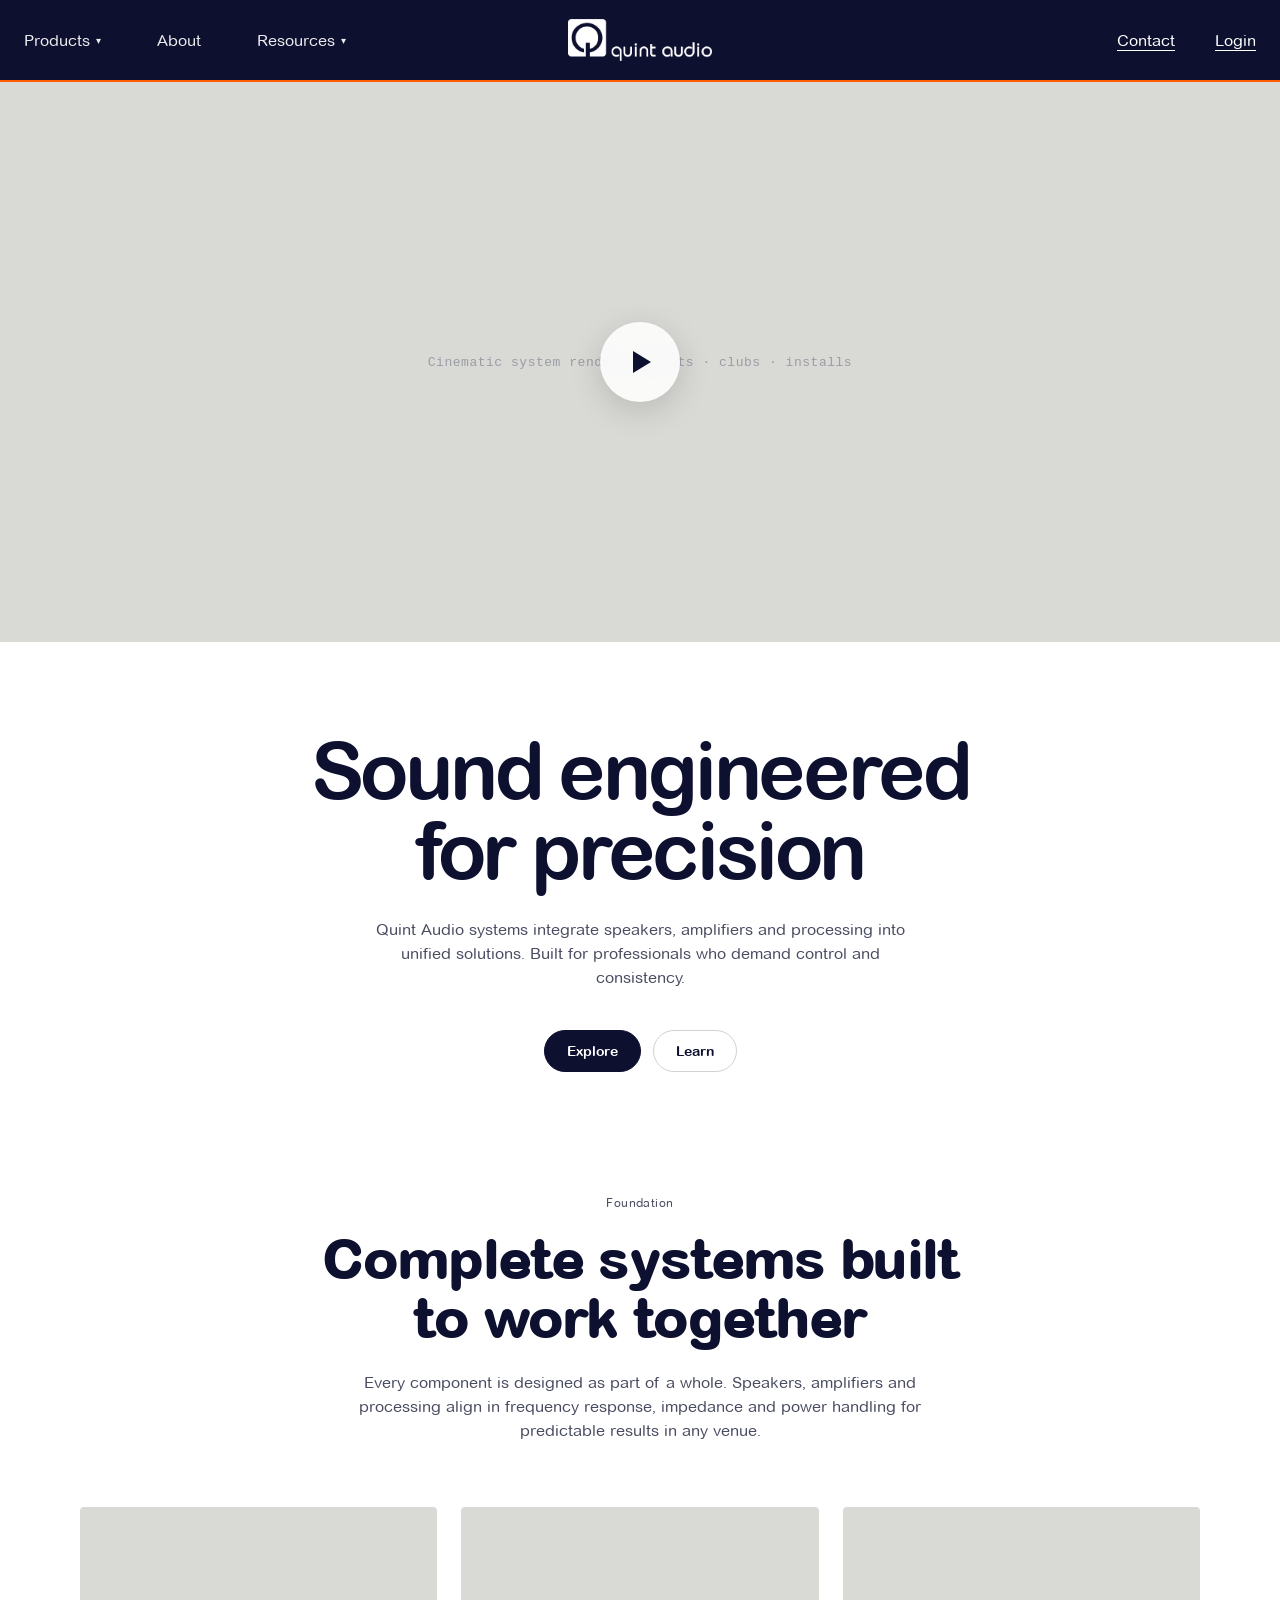
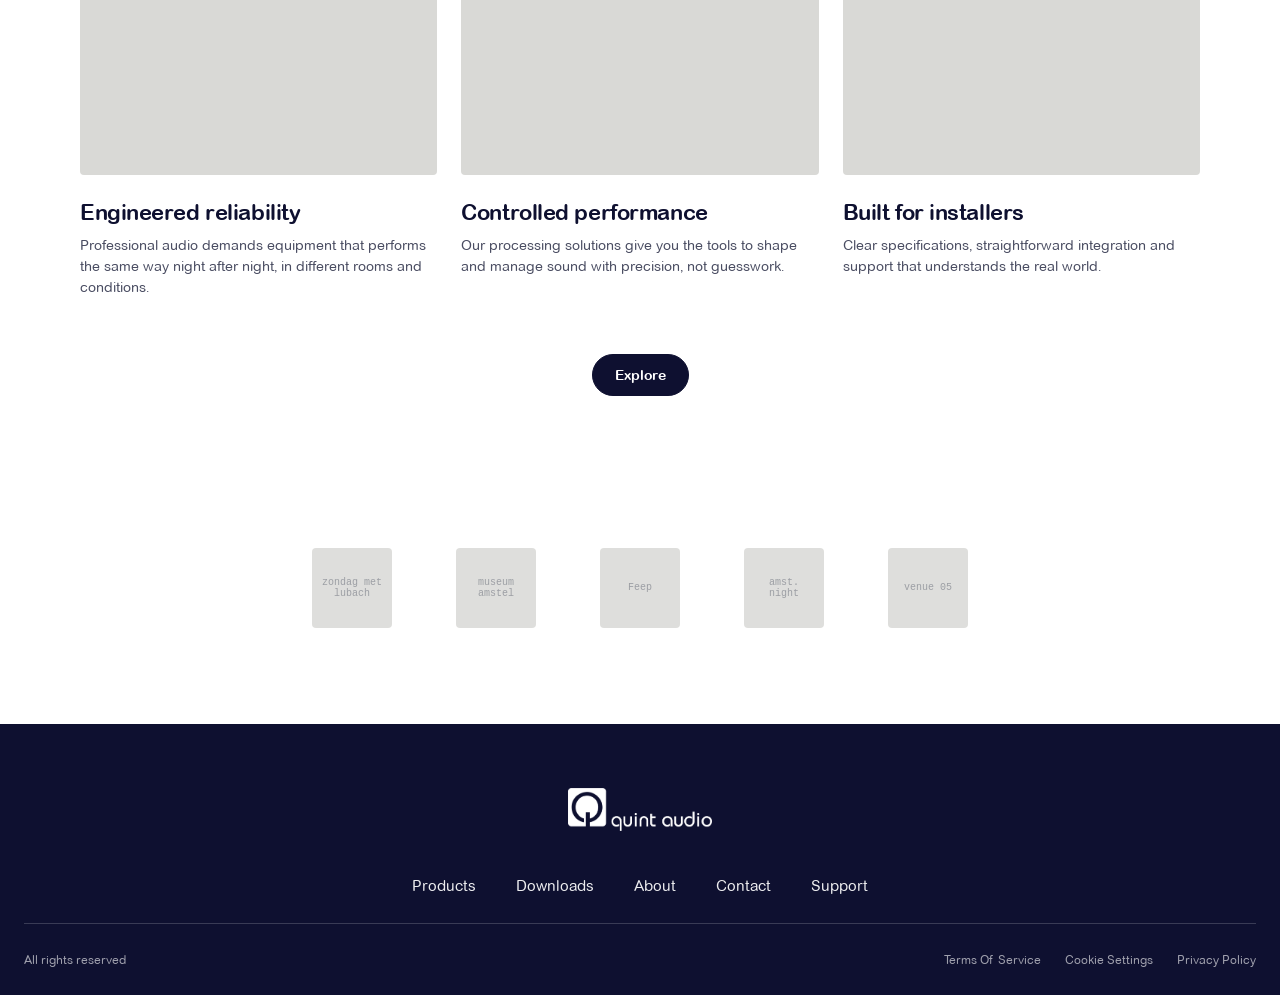
<file: index.html>
<!doctype html>
<html lang="en">
<head>
<meta charset="utf-8" />
<title>Quint Audio — Sound engineered for precision</title>
<meta name="viewport" content="width=device-width, initial-scale=1" />
<link rel="stylesheet" href="quint.css" />
</head>
<body>

<!-- ============================ NAVBAR ============================ -->
<header class="q-nav">
  <div class="q-nav-bar">
    <nav class="q-nav-left">
      <span class="q-nav-item" data-menu="Products"><a class="qnav-label" href="producten.html">Products</a><span class="q-nav-caret">▾</span></span>
      <span class="q-nav-item"><span class="qnav-label">About</span></span>
      <span class="q-nav-item" data-menu="Resources"><span class="qnav-label">Resources</span><span class="q-nav-caret">▾</span></span>
    </nav>
    <a class="q-nav-logo" href="index.html"><img src="assets/quintlogo-white-wordmark.png" alt="Quint Audio" /></a>
    <div class="q-nav-right"><a>Contact</a><a>Login</a></div>
  </div>
  <div class="q-nav-hair"></div>
  <div class="q-nav-drop">
    <div class="q-nav-drop-inner">
      <div class="q-nav-drop-group" data-group="Products">
        <a class="qd-card" href="producten.html"><div class="qd-thumb"></div><div class="qd-label">Loudspeakers</div></a>
        <a class="qd-card" href="producten.html#electronics"><div class="qd-thumb"></div><div class="qd-label">Electronics</div></a>
      </div>
      <div class="q-nav-drop-group" data-group="Resources">
        <a class="qd-card" data-static><div class="qd-thumb"></div><div class="qd-label">Downloads</div></a>
        <a class="qd-card" data-static><div class="qd-thumb"></div><div class="qd-label">Manuals</div></a>
        <a class="qd-card" data-static><div class="qd-thumb"></div><div class="qd-label">Presets</div></a>
        <a class="qd-card" data-static><div class="qd-thumb"></div><div class="qd-label">Line Array Calculator</div></a>
        <a class="qd-card" data-static><div class="qd-thumb"></div><div class="qd-label">Software</div></a>
        <a class="qd-card" data-static><div class="qd-thumb"></div><div class="qd-label">Support</div></a>
      </div>
    </div>
  </div>
</header>

<!-- ============================ HOMEPAGE ============================ -->
<main>
  <!-- Hero visual -->
  <div class="home-hero">
    <span class="home-hero-cap">Cinematic system render — events · clubs · installs</span>
    <button class="home-play" type="button" aria-label="Play"><span class="home-play-tri"></span></button>
  </div>

  <!-- Hero copy -->
  <section class="home-copy">
    <h1>Sound engineered<br />for precision</h1>
    <p>Quint Audio systems integrate speakers, amplifiers and processing into unified solutions. Built for professionals who demand control and consistency.</p>
    <div class="home-cta">
      <a class="qbtn qbtn--navy qbtn--pill" href="producten.html">Explore</a>
      <button class="qbtn qbtn--ghost qbtn--pill" type="button">Learn</button>
    </div>
  </section>

  <!-- Foundation -->
  <section class="home-foundation">
    <span class="q-eyebrow q-eyebrow--muted">Foundation</span>
    <h2>Complete systems built<br />to work together</h2>
    <p>Every component is designed as part of a whole. Speakers, amplifiers and processing align in frequency response, impedance and power handling for predictable results in any venue.</p>
    <div class="home-features">
      <div class="feature">
        <div class="q-ph"></div>
        <h3>Engineered reliability</h3>
        <p>Professional audio demands equipment that performs the same way night after night, in different rooms and conditions.</p>
      </div>
      <div class="feature">
        <div class="q-ph"></div>
        <h3>Controlled performance</h3>
        <p>Our processing solutions give you the tools to shape and manage sound with precision, not guesswork.</p>
      </div>
      <div class="feature">
        <div class="q-ph"></div>
        <h3>Built for installers</h3>
        <p>Clear specifications, straightforward integration and support that understands the real world.</p>
      </div>
    </div>
    <div class="home-foundation-cta">
      <a class="qbtn qbtn--navy qbtn--pill" href="producten.html">Explore</a>
    </div>
  </section>

  <!-- Client logos -->
  <section class="home-clients">
    <div class="home-client">zondag met lubach</div>
    <div class="home-client">museum amstel</div>
    <div class="home-client">Feep</div>
    <div class="home-client">amst. night</div>
    <div class="home-client">venue 05</div>
  </section>
</main>

<!-- ============================ FOOTER ============================ -->
<footer class="q-footer">
  <a href="index.html"><img class="q-footer-logo" src="assets/quintlogo-white-wordmark.png" alt="Quint Audio" /></a>
  <nav class="q-footer-links">
    <a href="producten.html">Products</a>
    <a>Downloads</a>
    <a>About</a>
    <a>Contact</a>
    <a>Support</a>
  </nav>
  <div class="q-footer-rule"></div>
  <div class="q-footer-legal">
    <span>All rights reserved</span>
    <div class="q-footer-legal-right"><span>Terms Of Service</span><span>Cookie Settings</span><span>Privacy Policy</span></div>
  </div>
</footer>

<!-- ============================ VIDEO MODAL ============================ -->
<div class="q-modal">
  <div class="q-modal-video">
    <button class="q-modal-close" type="button" aria-label="Close">×</button>
    <span>[ system reel · drop video here ]</span>
  </div>
</div>

<!-- ============================ COMPARE TRAY + MODAL ============================ -->
<div class="compare-tray">
  <div class="compare-tray-left">
    <span class="compare-tray-count">Compare · 0/4</span>
    <div class="compare-tray-chips"></div>
  </div>
  <div class="compare-tray-right">
    <button class="compare-tray-clear" type="button">Clear</button>
    <button class="compare-tray-open" type="button" disabled>Add another to compare</button>
  </div>
</div>
<div class="compare-modal">
  <div class="compare-modal-card">
    <div class="compare-modal-head">
      <div>
        <span class="q-eyebrow">Compare</span>
        <h2>0 products side by side</h2>
      </div>
      <div class="compare-modal-actions">
        <button class="compare-print" type="button"><span aria-hidden="true">⎙</span> Print / PDF</button>
        <button class="compare-clear-all" type="button">Clear all</button>
        <button class="compare-modal-close" type="button" aria-label="Close">×</button>
      </div>
    </div>
    <div class="compare-modal-scroll">
      <div class="compare-table"></div>
    </div>
    <div class="compare-addmore"></div>
  </div>
</div>

<script src="quint.js"></script>
</body>
</html>
</file>
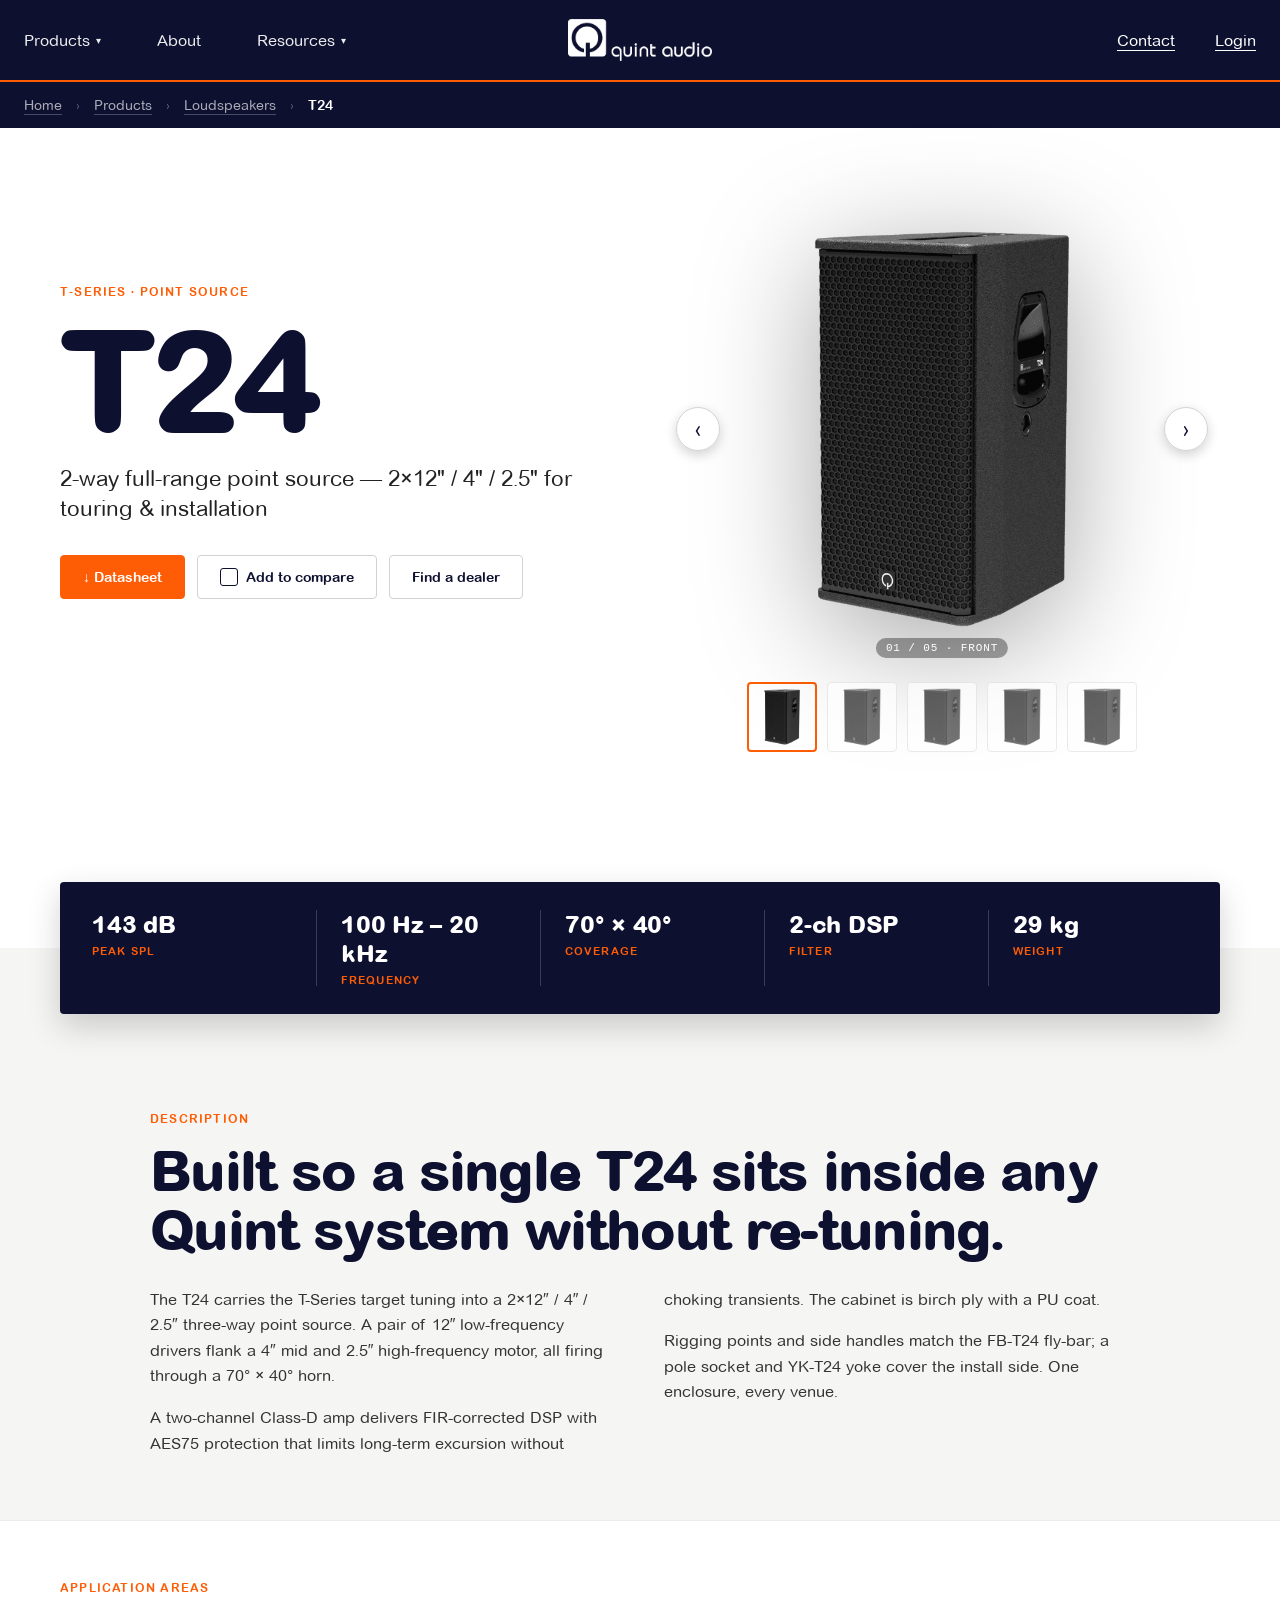
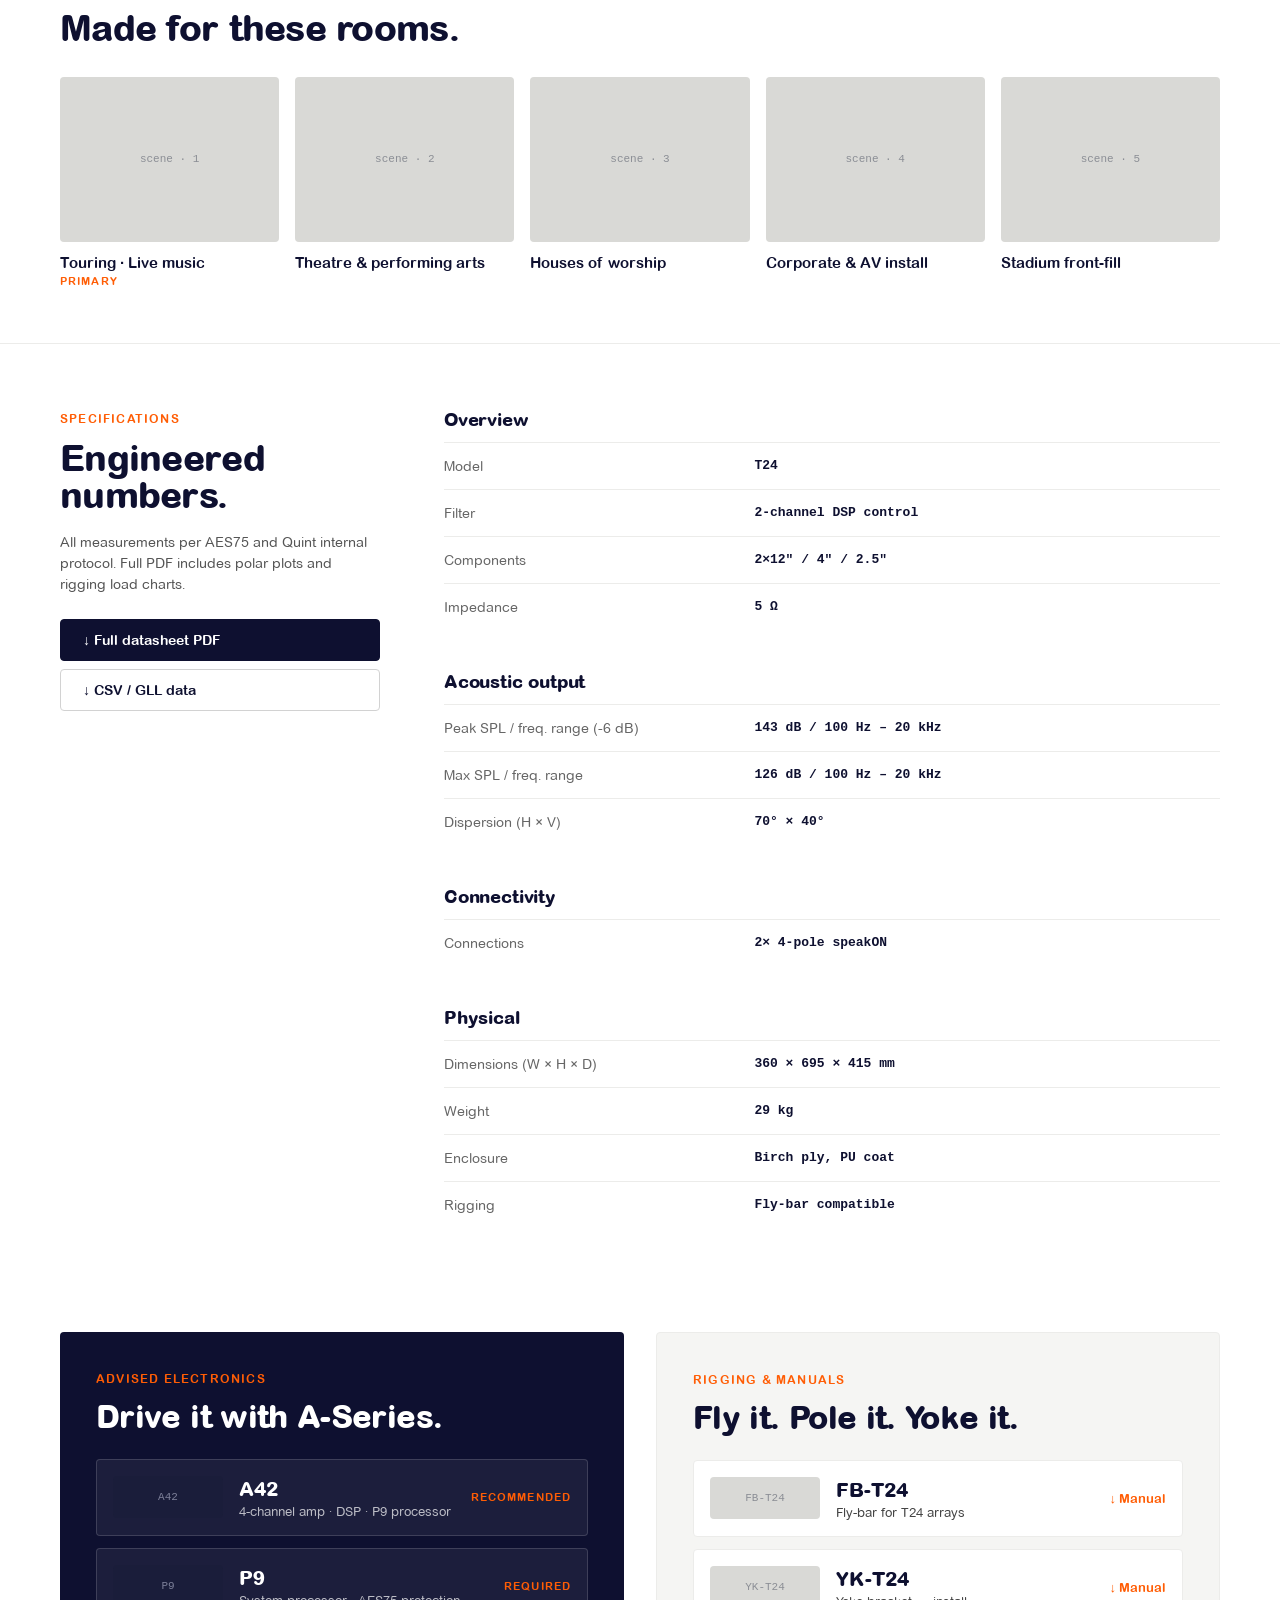
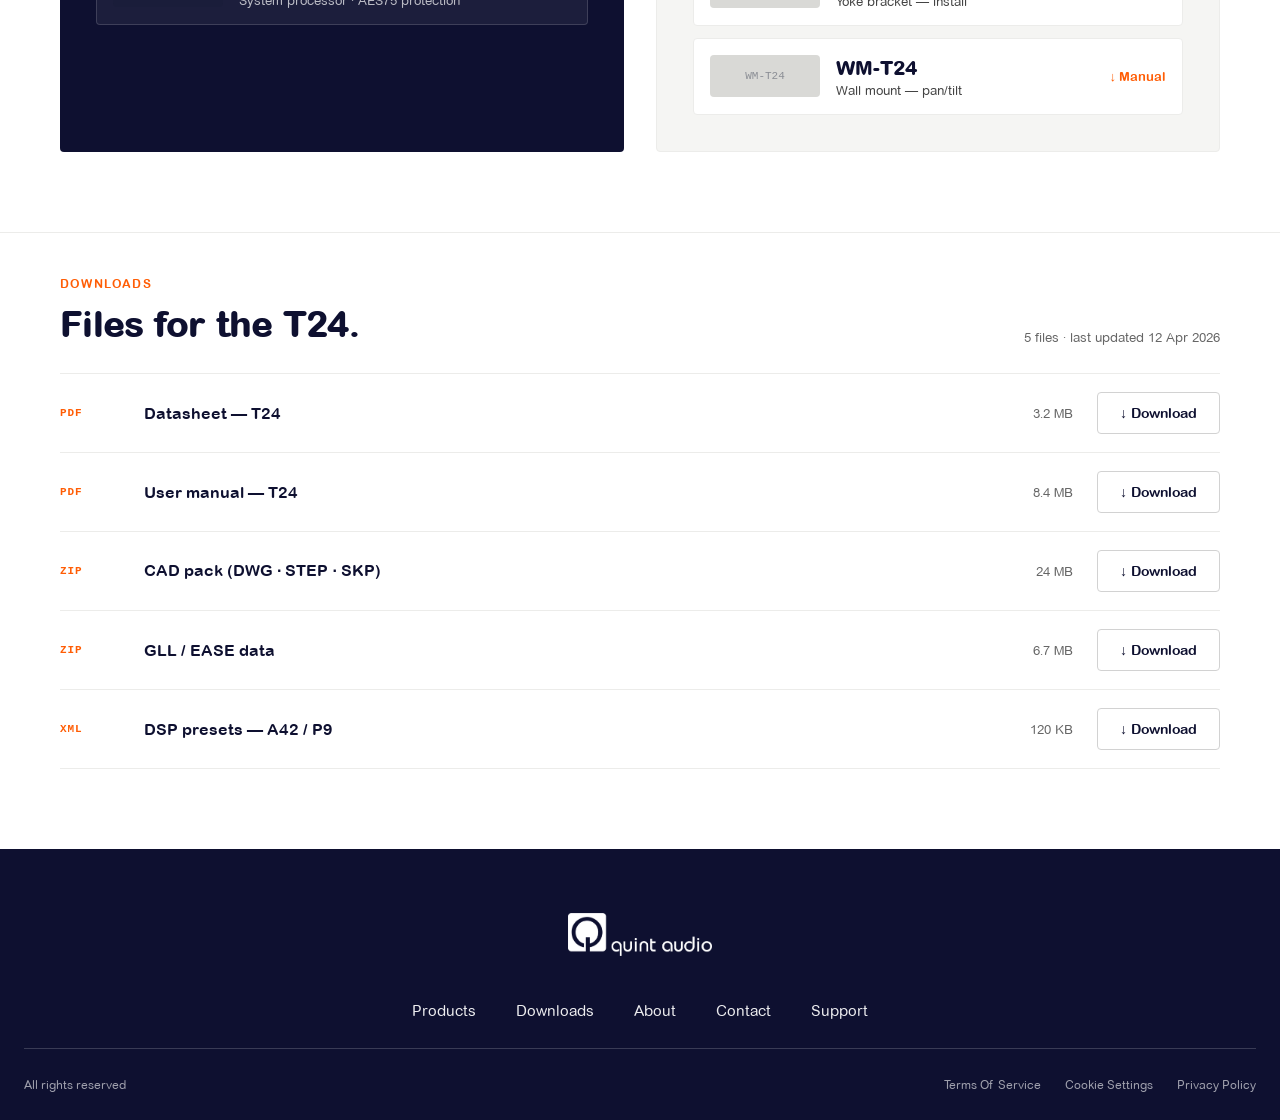
<file: product-t24.html>
<!doctype html>
<html lang="en">
<head>
<meta charset="utf-8" />
<title>Quint Audio — T24</title>
<meta name="viewport" content="width=device-width, initial-scale=1" />
<link rel="stylesheet" href="quint.css" />
</head>
<body>

<!-- ============================ NAVBAR ============================ -->
<header class="q-nav">
  <div class="q-nav-bar">
    <nav class="q-nav-left">
      <span class="q-nav-item" data-menu="Products"><a class="qnav-label" href="producten.html">Products</a><span class="q-nav-caret">▾</span></span>
      <span class="q-nav-item"><span class="qnav-label">About</span></span>
      <span class="q-nav-item" data-menu="Resources"><span class="qnav-label">Resources</span><span class="q-nav-caret">▾</span></span>
    </nav>
    <a class="q-nav-logo" href="index.html"><img src="assets/quintlogo-white-wordmark.png" alt="Quint Audio" /></a>
    <div class="q-nav-right"><a>Contact</a><a>Login</a></div>
  </div>
  <div class="q-nav-hair"></div>
  <div class="q-nav-drop">
    <div class="q-nav-drop-inner">
      <div class="q-nav-drop-group" data-group="Products">
        <a class="qd-card" href="producten.html"><div class="qd-thumb"></div><div class="qd-label">Loudspeakers</div></a>
        <a class="qd-card" href="producten.html#electronics"><div class="qd-thumb"></div><div class="qd-label">Electronics</div></a>
      </div>
      <div class="q-nav-drop-group" data-group="Resources">
        <a class="qd-card" data-static><div class="qd-thumb"></div><div class="qd-label">Downloads</div></a>
        <a class="qd-card" data-static><div class="qd-thumb"></div><div class="qd-label">Manuals</div></a>
        <a class="qd-card" data-static><div class="qd-thumb"></div><div class="qd-label">Presets</div></a>
        <a class="qd-card" data-static><div class="qd-thumb"></div><div class="qd-label">Line Array Calculator</div></a>
        <a class="qd-card" data-static><div class="qd-thumb"></div><div class="qd-label">Software</div></a>
        <a class="qd-card" data-static><div class="qd-thumb"></div><div class="qd-label">Support</div></a>
      </div>
    </div>
  </div>
</header>

<main class="prod">
  <div class="q-crumb">
    <a href="index.html">Home</a><span class="q-crumb-sep">›</span>
    <a href="producten.html">Products</a><span class="q-crumb-sep">›</span>
    <a href="producten.html">Loudspeakers</a><span class="q-crumb-sep">›</span>
    <span class="is-current">T24</span>
  </div>

  <!-- HERO -->
  <section class="prod-hero">
    <div class="prod-hero-grid">
      <div class="prod-hero-copy">
        <span class="q-eyebrow">T-Series · Point source</span>
        <h1>T24</h1>
        <p class="tagline">2-way full-range point source — 2×12" / 4" / 2.5" for touring &amp; installation</p>
        <div class="prod-hero-cta">
          <button class="qbtn qbtn--orange" type="button">↓ Datasheet</button>
          <button class="qbtn qbtn--ghost prod-compare-btn" type="button" data-compare-toggle="T24"><span class="prod-compare-box"></span><span class="prod-compare-label">Add to compare</span></button>
          <button class="qbtn qbtn--ghost" type="button">Find a dealer</button>
        </div>
      </div>

      <!-- CAROUSEL -->
      <div class="carousel">
        <div class="carousel-stage">
          <img src="assets/t24.png" alt="T24 front" />
          <button class="carousel-arrow prev" type="button" aria-label="Previous">‹</button>
          <button class="carousel-arrow next" type="button" aria-label="Next">›</button>
          <div class="carousel-counter">01 / 05 · FRONT</div>
        </div>
        <div class="carousel-thumbs">
          <button class="carousel-thumb is-active" type="button" data-label="front"><img src="assets/t24.png" alt="front" /></button>
          <button class="carousel-thumb" type="button" data-label="3/4"><img src="assets/t24.png" alt="3/4" /></button>
          <button class="carousel-thumb" type="button" data-label="rear"><img src="assets/t24.png" alt="rear" /></button>
          <button class="carousel-thumb" type="button" data-label="rigging"><img src="assets/t24.png" alt="rigging" /></button>
          <button class="carousel-thumb" type="button" data-label="in-use"><img src="assets/t24.png" alt="in-use" /></button>
        </div>
      </div>
    </div>

    <!-- SPEC STRIP -->
    <div class="prod-strip">
        <div class="prod-strip-cell"><div class="prod-strip-num">143 dB</div><div class="prod-strip-lbl">Peak SPL</div></div>
        <div class="prod-strip-cell"><div class="prod-strip-num">100 Hz – 20 kHz</div><div class="prod-strip-lbl">Frequency</div></div>
        <div class="prod-strip-cell"><div class="prod-strip-num">70° × 40°</div><div class="prod-strip-lbl">Coverage</div></div>
        <div class="prod-strip-cell"><div class="prod-strip-num">2-ch DSP</div><div class="prod-strip-lbl">Filter</div></div>
        <div class="prod-strip-cell"><div class="prod-strip-num">29 kg</div><div class="prod-strip-lbl">Weight</div></div>
    </div>
  </section>
  <div class="prod-strip-gap"></div>

  <!-- DESCRIPTION -->
  <section class="prod-desc">
    <span class="q-eyebrow">Description</span>
    <h2>Built so a single T24 sits inside any Quint system without re-tuning.</h2>
    <div class="prod-desc-cols">
      <p>The T24 carries the T-Series target tuning into a 2×12″ / 4″ / 2.5″ three-way point source. A pair of 12″ low-frequency drivers flank a 4″ mid and 2.5″ high-frequency motor, all firing through a 70° × 40° horn.</p>
      <p>A two-channel Class-D amp delivers FIR-corrected DSP with AES75 protection that limits long-term excursion without choking transients. The cabinet is birch ply with a PU coat.</p>
      <p>Rigging points and side handles match the FB-T24 fly-bar; a pole socket and YK-T24 yoke cover the install side. One enclosure, every venue.</p>
    </div>
  </section>

  <!-- APPLICATIONS -->
  <section class="prod-apps">
    <div class="q-wrap">
      <span class="q-eyebrow">Application areas</span>
      <h2>Made for these rooms.</h2>
      <div class="prod-apps-grid">
          <div class="prod-app"><div class="q-ph">scene · 1</div><div class="prod-app-label">Touring · Live music</div><span class="q-eyebrow" style="font-size:11px;margin-top:-8px">Primary</span></div>
          <div class="prod-app"><div class="q-ph">scene · 2</div><div class="prod-app-label">Theatre &amp; performing arts</div></div>
          <div class="prod-app"><div class="q-ph">scene · 3</div><div class="prod-app-label">Houses of worship</div></div>
          <div class="prod-app"><div class="q-ph">scene · 4</div><div class="prod-app-label">Corporate &amp; AV install</div></div>
          <div class="prod-app"><div class="q-ph">scene · 5</div><div class="prod-app-label">Stadium front-fill</div></div>
      </div>
    </div>
  </section>

  <!-- SPECS -->
  <section class="prod-specs">
    <div class="prod-specs-grid">
      <div class="prod-specs-intro">
        <span class="q-eyebrow">Specifications</span>
        <h2>Engineered numbers.</h2>
        <p>All measurements per AES75 and Quint internal protocol. Full PDF includes polar plots and rigging load charts.</p>
        <div class="prod-specs-actions">
          <button class="qbtn qbtn--navy" type="button">↓ Full datasheet PDF</button>
          <button class="qbtn qbtn--ghost" type="button">↓ CSV / GLL data</button>
        </div>
      </div>
      <div>
            <div class="prod-spec-block">
              <h3>Overview</h3>
              <table class="prod-spec-table"><tbody>
                <tr><td>Model</td><td>T24</td></tr>
                <tr><td>Filter</td><td>2-channel DSP control</td></tr>
                <tr><td>Components</td><td>2×12" / 4" / 2.5"</td></tr>
                <tr><td>Impedance</td><td>5 Ω</td></tr>
              </tbody></table>
            </div>
            <div class="prod-spec-block">
              <h3>Acoustic output</h3>
              <table class="prod-spec-table"><tbody>
                <tr><td>Peak SPL / freq. range (-6 dB)</td><td>143 dB / 100 Hz – 20 kHz</td></tr>
                <tr><td>Max SPL / freq. range</td><td>126 dB / 100 Hz – 20 kHz</td></tr>
                <tr><td>Dispersion (H × V)</td><td>70° × 40°</td></tr>
              </tbody></table>
            </div>
            <div class="prod-spec-block">
              <h3>Connectivity</h3>
              <table class="prod-spec-table"><tbody>
                <tr><td>Connections</td><td>2× 4-pole speakON</td></tr>
              </tbody></table>
            </div>
            <div class="prod-spec-block">
              <h3>Physical</h3>
              <table class="prod-spec-table"><tbody>
                <tr><td>Dimensions (W × H × D)</td><td>360 × 695 × 415 mm</td></tr>
                <tr><td>Weight</td><td>29 kg</td></tr>
                <tr><td>Enclosure</td><td>Birch ply, PU coat</td></tr>
                <tr><td>Rigging</td><td>Fly-bar compatible</td></tr>
              </tbody></table>
            </div>
      </div>
    </div>
  </section>

  <!-- PAIRINGS -->
  <section class="prod-pairings">
    <div class="prod-pairings-grid">
      <div class="pair-card pair-card--navy">
        <span class="q-eyebrow">Advised electronics</span>
        <h3>Drive it with A-Series.</h3>
        <div class="pair-rows">
            <div class="pair-row pair-row--navy">
              <div class="q-ph q-ph--dark" style="aspect-ratio:4/1.5">A42</div>
              <div><div class="pair-row-name">A42</div><div class="pair-row-desc">4-channel amp · DSP · P9 processor</div></div>
              <span class="q-eyebrow" style="font-size:11px">Recommended</span>
            </div>
            <div class="pair-row pair-row--navy">
              <div class="q-ph q-ph--dark" style="aspect-ratio:4/1.5">P9</div>
              <div><div class="pair-row-name">P9</div><div class="pair-row-desc">System processor · AES75 protection</div></div>
              <span class="q-eyebrow" style="font-size:11px">Required</span>
            </div>
        </div>
      </div>
      <div class="pair-card pair-card--light">
        <span class="q-eyebrow">Rigging &amp; manuals</span>
        <h3>Fly it. Pole it. Yoke it.</h3>
        <div class="pair-rows">
            <div class="pair-row pair-row--light">
              <div class="q-ph" style="aspect-ratio:4/1.5">FB-T24</div>
              <div><div class="pair-row-name">FB-T24</div><div class="pair-row-desc">Fly-bar for T24 arrays</div></div>
              <span class="pair-row-manual">↓ Manual</span>
            </div>
            <div class="pair-row pair-row--light">
              <div class="q-ph" style="aspect-ratio:4/1.5">YK-T24</div>
              <div><div class="pair-row-name">YK-T24</div><div class="pair-row-desc">Yoke bracket — install</div></div>
              <span class="pair-row-manual">↓ Manual</span>
            </div>
            <div class="pair-row pair-row--light">
              <div class="q-ph" style="aspect-ratio:4/1.5">WM-T24</div>
              <div><div class="pair-row-name">WM-T24</div><div class="pair-row-desc">Wall mount — pan/tilt</div></div>
              <span class="pair-row-manual">↓ Manual</span>
            </div>
        </div>
      </div>
    </div>
  </section>

  <!-- DOWNLOADS -->
  <section class="prod-downloads">
    <div class="q-wrap">
      <div class="prod-downloads-head">
        <div>
          <span class="q-eyebrow">Downloads</span>
          <h2>Files for the T24.</h2>
        </div>
        <span class="prod-downloads-meta">5 files · last updated 12 Apr 2026</span>
      </div>
          <div class="dl-row">
            <span class="dl-kind">PDF</span>
            <span class="dl-label">Datasheet — T24</span>
            <span class="dl-size">3.2 MB</span>
            <button class="qbtn qbtn--ghost" type="button">↓ Download</button>
          </div>
          <div class="dl-row">
            <span class="dl-kind">PDF</span>
            <span class="dl-label">User manual — T24</span>
            <span class="dl-size">8.4 MB</span>
            <button class="qbtn qbtn--ghost" type="button">↓ Download</button>
          </div>
          <div class="dl-row">
            <span class="dl-kind">ZIP</span>
            <span class="dl-label">CAD pack (DWG · STEP · SKP)</span>
            <span class="dl-size">24 MB</span>
            <button class="qbtn qbtn--ghost" type="button">↓ Download</button>
          </div>
          <div class="dl-row">
            <span class="dl-kind">ZIP</span>
            <span class="dl-label">GLL / EASE data</span>
            <span class="dl-size">6.7 MB</span>
            <button class="qbtn qbtn--ghost" type="button">↓ Download</button>
          </div>
          <div class="dl-row">
            <span class="dl-kind">XML</span>
            <span class="dl-label">DSP presets — A42 / P9</span>
            <span class="dl-size">120 KB</span>
            <button class="qbtn qbtn--ghost" type="button">↓ Download</button>
          </div>
    </div>
  </section>
</main>

<!-- ============================ FOOTER ============================ -->
<footer class="q-footer">
  <a href="index.html"><img class="q-footer-logo" src="assets/quintlogo-white-wordmark.png" alt="Quint Audio" /></a>
  <nav class="q-footer-links">
    <a href="producten.html">Products</a>
    <a>Downloads</a>
    <a>About</a>
    <a>Contact</a>
    <a>Support</a>
  </nav>
  <div class="q-footer-rule"></div>
  <div class="q-footer-legal">
    <span>All rights reserved</span>
    <div class="q-footer-legal-right"><span>Terms Of Service</span><span>Cookie Settings</span><span>Privacy Policy</span></div>
  </div>
</footer>

<!-- ============================ COMPARE TRAY + MODAL ============================ -->
<div class="compare-tray">
  <div class="compare-tray-left">
    <span class="compare-tray-count">Compare · 0/4</span>
    <div class="compare-tray-chips"></div>
  </div>
  <div class="compare-tray-right">
    <button class="compare-tray-clear" type="button">Clear</button>
    <button class="compare-tray-open" type="button" disabled>Add another to compare</button>
  </div>
</div>
<div class="compare-modal">
  <div class="compare-modal-card">
    <div class="compare-modal-head">
      <div>
        <span class="q-eyebrow">Compare</span>
        <h2>0 products side by side</h2>
      </div>
      <div class="compare-modal-actions">
        <button class="compare-print" type="button"><span aria-hidden="true">⎙</span> Print / PDF</button>
        <button class="compare-clear-all" type="button">Clear all</button>
        <button class="compare-modal-close" type="button" aria-label="Close">×</button>
      </div>
    </div>
    <div class="compare-modal-scroll">
      <div class="compare-table"></div>
    </div>
    <div class="compare-addmore"></div>
  </div>
</div>

<script src="quint.js"></script>
</body>
</html>
</file>
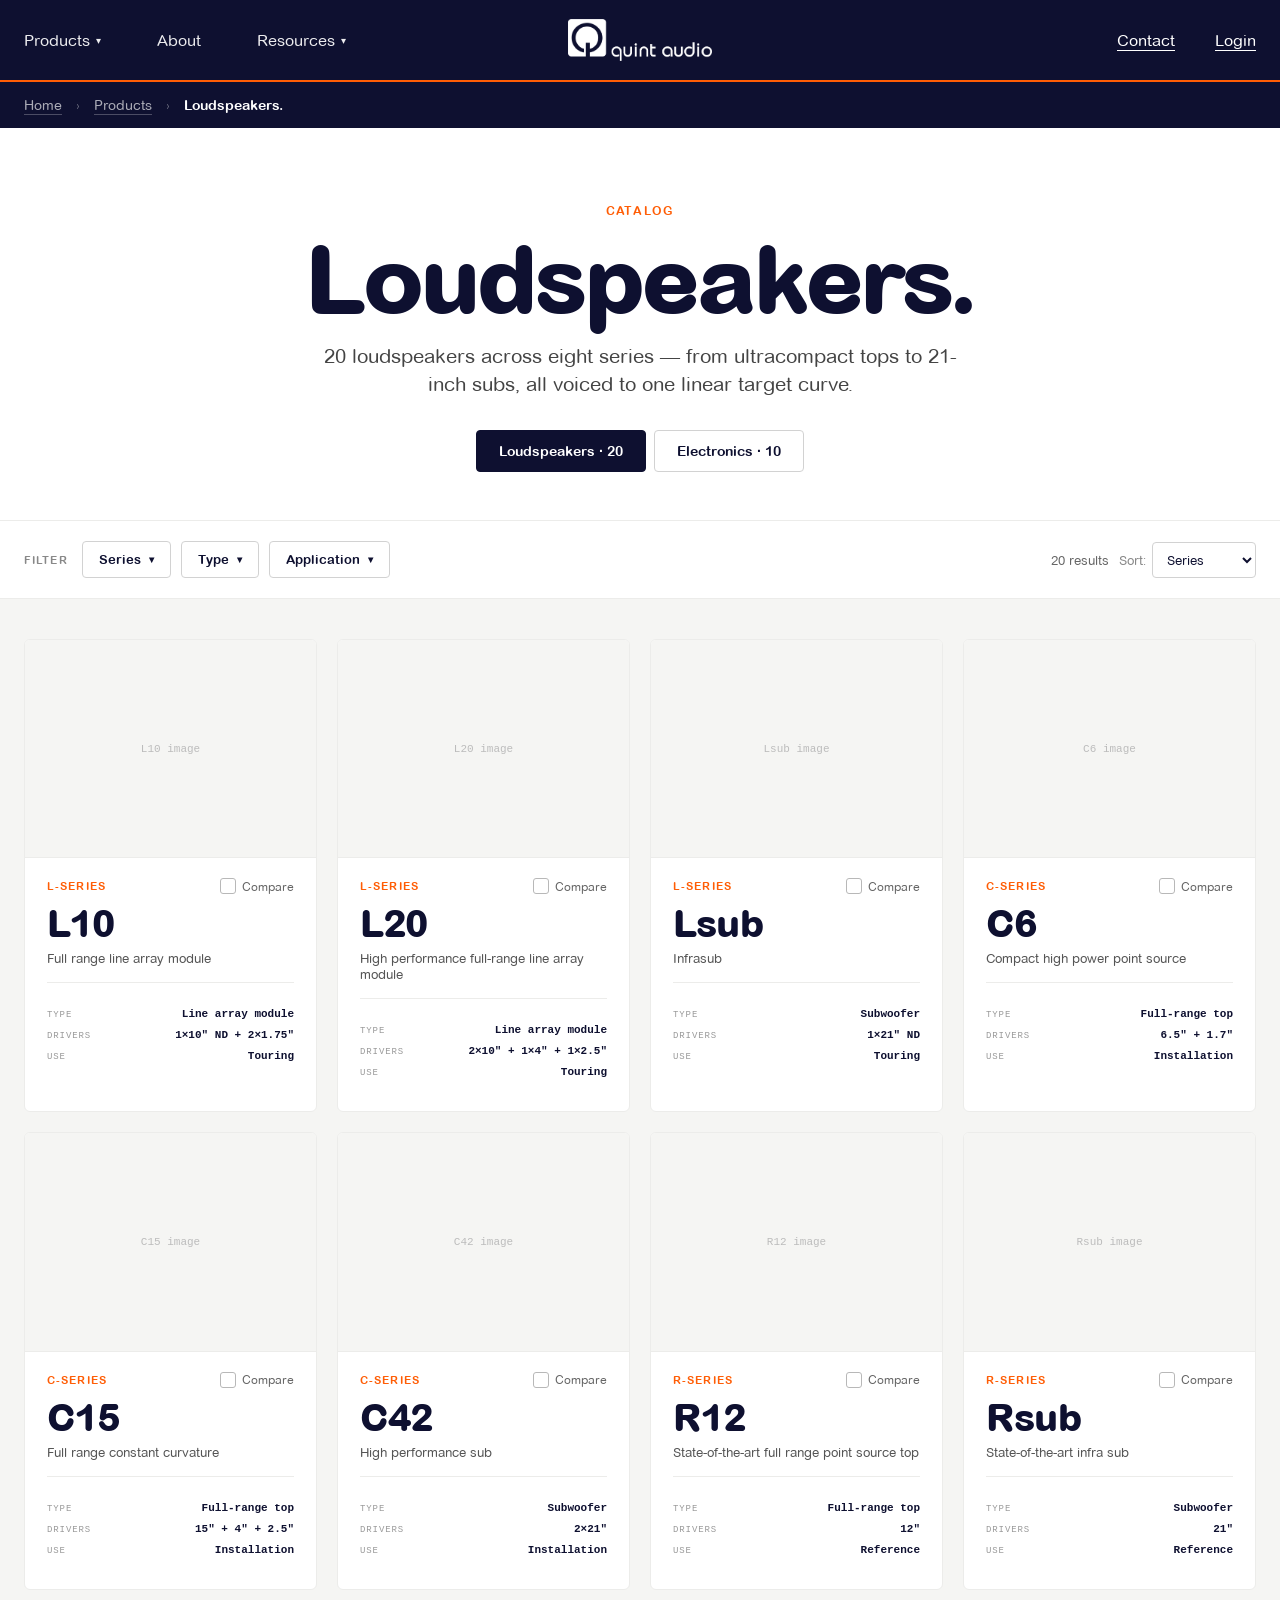
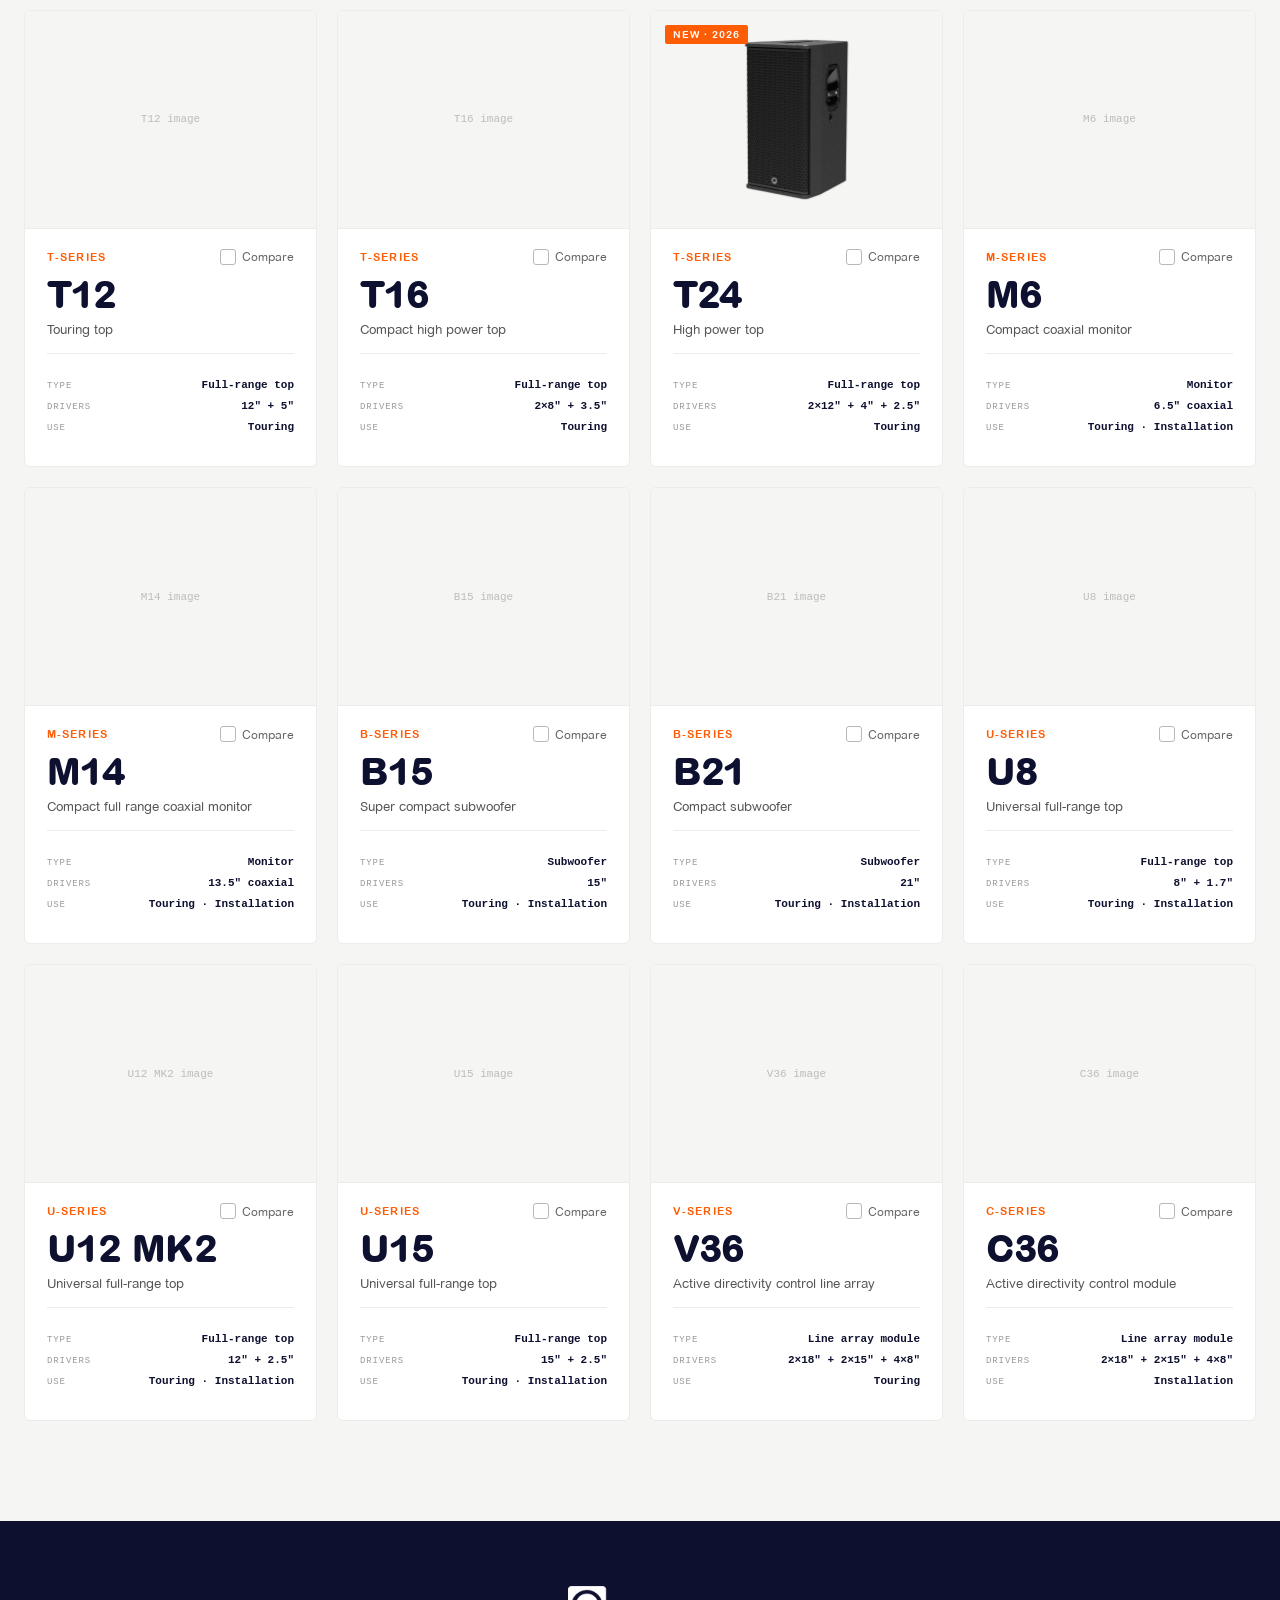
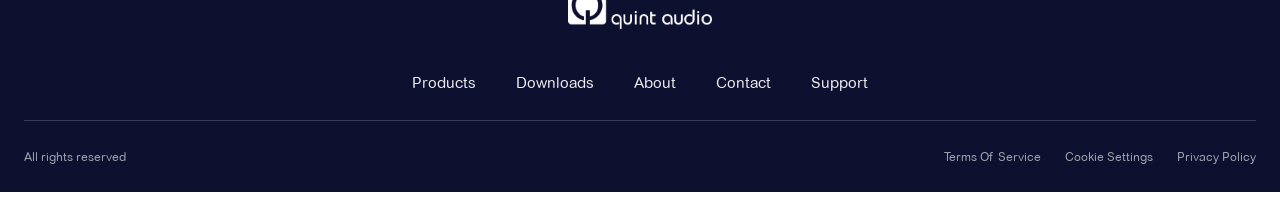
<file: producten.html>
<!doctype html>
<html lang="en">
<head>
<meta charset="utf-8" />
<title>Quint Audio — Products</title>
<meta name="viewport" content="width=device-width, initial-scale=1" />
<link rel="stylesheet" href="quint.css" />
</head>
<body>

<!-- ============================ NAVBAR ============================ -->
<header class="q-nav">
  <div class="q-nav-bar">
    <nav class="q-nav-left">
      <span class="q-nav-item" data-menu="Products"><a class="qnav-label" href="producten.html">Products</a><span class="q-nav-caret">▾</span></span>
      <span class="q-nav-item"><span class="qnav-label">About</span></span>
      <span class="q-nav-item" data-menu="Resources"><span class="qnav-label">Resources</span><span class="q-nav-caret">▾</span></span>
    </nav>
    <a class="q-nav-logo" href="index.html"><img src="assets/quintlogo-white-wordmark.png" alt="Quint Audio" /></a>
    <div class="q-nav-right"><a>Contact</a><a>Login</a></div>
  </div>
  <div class="q-nav-hair"></div>
  <div class="q-nav-drop">
    <div class="q-nav-drop-inner">
      <div class="q-nav-drop-group" data-group="Products">
        <a class="qd-card" href="producten.html"><div class="qd-thumb"></div><div class="qd-label">Loudspeakers</div></a>
        <a class="qd-card" href="producten.html#electronics"><div class="qd-thumb"></div><div class="qd-label">Electronics</div></a>
      </div>
      <div class="q-nav-drop-group" data-group="Resources">
        <a class="qd-card" data-static><div class="qd-thumb"></div><div class="qd-label">Downloads</div></a>
        <a class="qd-card" data-static><div class="qd-thumb"></div><div class="qd-label">Manuals</div></a>
        <a class="qd-card" data-static><div class="qd-thumb"></div><div class="qd-label">Presets</div></a>
        <a class="qd-card" data-static><div class="qd-thumb"></div><div class="qd-label">Line Array Calculator</div></a>
        <a class="qd-card" data-static><div class="qd-thumb"></div><div class="qd-label">Software</div></a>
        <a class="qd-card" data-static><div class="qd-thumb"></div><div class="qd-label">Support</div></a>
      </div>
    </div>
  </div>
</header>

<main>

<!-- ============================ LOUDSPEAKERS ============================ -->
<div class="cat" data-category="loudspeakers">
    <!-- Breadcrumb -->
    <div class="q-crumb">
      <a href="index.html">Home</a><span class="q-crumb-sep">›</span>
      <a href="producten.html">Products</a><span class="q-crumb-sep">›</span>
      <span class="is-current">Loudspeakers.</span>
    </div>

    <!-- Hero met paginatitel en categorietoggle -->
    <section class="cat-hero">
      <span class="q-eyebrow">Catalog</span>
      <h1>Loudspeakers.</h1>
      <p>20 loudspeakers across eight series — from ultracompact tops to 21-inch subs, all voiced to one linear target curve.</p>
      <div class="cat-hero-toggle">
        <button class="qbtn qbtn--navy" type="button" data-show-category="loudspeakers">Loudspeakers · 20</button>
        <button class="qbtn qbtn--ghost" type="button" data-show-category="electronics">Electronics · 10</button>
      </div>
    </section>

    <!-- Filterbalk: series, type en toepassing; JS beheert de actieve staat -->
    <section class="cat-filterbar">
      <span class="cat-filterbar-label">Filter</span>
        <div class="filter-dd" data-group="Series">
          <button class="filter-dd-btn" type="button">Series<span class="filter-dd-count">0</span><span class="filter-dd-caret">▾</span></button>
          <div class="filter-dd-menu">
            <label><input type="checkbox" value="L-series" />L-series</label>
            <label><input type="checkbox" value="C-series" />C-series</label>
            <label><input type="checkbox" value="R-series" />R-series</label>
            <label><input type="checkbox" value="T-series" />T-series</label>
            <label><input type="checkbox" value="M-series" />M-series</label>
            <label><input type="checkbox" value="B-series" />B-series</label>
            <label><input type="checkbox" value="U-series" />U-series</label>
            <label><input type="checkbox" value="V-series" />V-series</label>
            <button class="filter-dd-clear" type="button">Clear series</button>
          </div>
        </div>
        <div class="filter-dd" data-group="Type">
          <button class="filter-dd-btn" type="button">Type<span class="filter-dd-count">0</span><span class="filter-dd-caret">▾</span></button>
          <div class="filter-dd-menu">
            <label><input type="checkbox" value="Full-range top" />Full-range top</label>
            <label><input type="checkbox" value="Line array module" />Line array module</label>
            <label><input type="checkbox" value="Monitor" />Monitor</label>
            <label><input type="checkbox" value="Subwoofer" />Subwoofer</label>
            <button class="filter-dd-clear" type="button">Clear type</button>
          </div>
        </div>
        <div class="filter-dd" data-group="Application">
          <button class="filter-dd-btn" type="button">Application<span class="filter-dd-count">0</span><span class="filter-dd-caret">▾</span></button>
          <div class="filter-dd-menu">
            <label><input type="checkbox" value="Touring" />Touring</label>
            <label><input type="checkbox" value="Installation" />Installation</label>
            <label><input type="checkbox" value="Reference" />Reference</label>
            <button class="filter-dd-clear" type="button">Clear application</button>
          </div>
        </div>
      <button class="cat-clear-all" type="button" style="display:none">Clear all (0)</button>
      <div class="cat-filterbar-spacer"></div>
      <span class="cat-count">20 results</span>
      <div class="cat-sort">
        <span>Sort:</span>
        <select>
          <option value="Series">Series</option>
          <option value="Type">Type</option>
          <option value="Name A–Z">Name A–Z</option>
        </select>
      </div>
    </section>

    <!-- Productgrid: 20 luidsprekers, JS filtert en sorteert de kaarten -->
    <section class="cat-grid-wrap">
      <div class="cat-grid">
      <article class="cat-card" data-compare-card="L10" data-name="L10" data-series="L-series" data-type="Line array module" data-use="Touring" data-order="0">
        <div class="cat-card-media"><span class="cat-card-media-label">L10 image</span></div>
        <div class="cat-card-body">
          <div class="cat-card-top">
            <span class="q-eyebrow" style="font-size:11px">L-series</span>
            <label class="cat-card-compare"><span class="cat-card-check"></span>Compare</label>
          </div>
          <div class="cat-card-name">L10</div>
          <div class="cat-card-desc">Full range line array module</div>
          <hr />
          <dl class="cat-card-specs">
            <div class="cat-card-spec"><dt>Type</dt><dd>Line array module</dd></div>
            <div class="cat-card-spec"><dt>Drivers</dt><dd>1×10" ND + 2×1.75"</dd></div>
            <div class="cat-card-spec"><dt>Use</dt><dd>Touring</dd></div>
          </dl>
        </div>
      </article>
      <article class="cat-card" data-compare-card="L20" data-name="L20" data-series="L-series" data-type="Line array module" data-use="Touring" data-order="1">
        <div class="cat-card-media"><span class="cat-card-media-label">L20 image</span></div>
        <div class="cat-card-body">
          <div class="cat-card-top">
            <span class="q-eyebrow" style="font-size:11px">L-series</span>
            <label class="cat-card-compare"><span class="cat-card-check"></span>Compare</label>
          </div>
          <div class="cat-card-name">L20</div>
          <div class="cat-card-desc">High performance full-range line array module</div>
          <hr />
          <dl class="cat-card-specs">
            <div class="cat-card-spec"><dt>Type</dt><dd>Line array module</dd></div>
            <div class="cat-card-spec"><dt>Drivers</dt><dd>2×10" + 1×4" + 1×2.5"</dd></div>
            <div class="cat-card-spec"><dt>Use</dt><dd>Touring</dd></div>
          </dl>
        </div>
      </article>
      <article class="cat-card" data-compare-card="Lsub" data-name="Lsub" data-series="L-series" data-type="Subwoofer" data-use="Touring" data-order="2">
        <div class="cat-card-media"><span class="cat-card-media-label">Lsub image</span></div>
        <div class="cat-card-body">
          <div class="cat-card-top">
            <span class="q-eyebrow" style="font-size:11px">L-series</span>
            <label class="cat-card-compare"><span class="cat-card-check"></span>Compare</label>
          </div>
          <div class="cat-card-name">Lsub</div>
          <div class="cat-card-desc">Infrasub</div>
          <hr />
          <dl class="cat-card-specs">
            <div class="cat-card-spec"><dt>Type</dt><dd>Subwoofer</dd></div>
            <div class="cat-card-spec"><dt>Drivers</dt><dd>1×21" ND</dd></div>
            <div class="cat-card-spec"><dt>Use</dt><dd>Touring</dd></div>
          </dl>
        </div>
      </article>
      <article class="cat-card" data-compare-card="C6" data-name="C6" data-series="C-series" data-type="Full-range top" data-use="Installation" data-order="3">
        <div class="cat-card-media"><span class="cat-card-media-label">C6 image</span></div>
        <div class="cat-card-body">
          <div class="cat-card-top">
            <span class="q-eyebrow" style="font-size:11px">C-series</span>
            <label class="cat-card-compare"><span class="cat-card-check"></span>Compare</label>
          </div>
          <div class="cat-card-name">C6</div>
          <div class="cat-card-desc">Compact high power point source</div>
          <hr />
          <dl class="cat-card-specs">
            <div class="cat-card-spec"><dt>Type</dt><dd>Full-range top</dd></div>
            <div class="cat-card-spec"><dt>Drivers</dt><dd>6.5" + 1.7"</dd></div>
            <div class="cat-card-spec"><dt>Use</dt><dd>Installation</dd></div>
          </dl>
        </div>
      </article>
      <article class="cat-card" data-compare-card="C15" data-name="C15" data-series="C-series" data-type="Full-range top" data-use="Installation" data-order="4">
        <div class="cat-card-media"><span class="cat-card-media-label">C15 image</span></div>
        <div class="cat-card-body">
          <div class="cat-card-top">
            <span class="q-eyebrow" style="font-size:11px">C-series</span>
            <label class="cat-card-compare"><span class="cat-card-check"></span>Compare</label>
          </div>
          <div class="cat-card-name">C15</div>
          <div class="cat-card-desc">Full range constant curvature</div>
          <hr />
          <dl class="cat-card-specs">
            <div class="cat-card-spec"><dt>Type</dt><dd>Full-range top</dd></div>
            <div class="cat-card-spec"><dt>Drivers</dt><dd>15" + 4" + 2.5"</dd></div>
            <div class="cat-card-spec"><dt>Use</dt><dd>Installation</dd></div>
          </dl>
        </div>
      </article>
      <article class="cat-card" data-compare-card="C42" data-name="C42" data-series="C-series" data-type="Subwoofer" data-use="Installation" data-order="5">
        <div class="cat-card-media"><span class="cat-card-media-label">C42 image</span></div>
        <div class="cat-card-body">
          <div class="cat-card-top">
            <span class="q-eyebrow" style="font-size:11px">C-series</span>
            <label class="cat-card-compare"><span class="cat-card-check"></span>Compare</label>
          </div>
          <div class="cat-card-name">C42</div>
          <div class="cat-card-desc">High performance sub</div>
          <hr />
          <dl class="cat-card-specs">
            <div class="cat-card-spec"><dt>Type</dt><dd>Subwoofer</dd></div>
            <div class="cat-card-spec"><dt>Drivers</dt><dd>2×21"</dd></div>
            <div class="cat-card-spec"><dt>Use</dt><dd>Installation</dd></div>
          </dl>
        </div>
      </article>
      <article class="cat-card" data-compare-card="R12" data-name="R12" data-series="R-series" data-type="Full-range top" data-use="Reference" data-order="6">
        <div class="cat-card-media"><span class="cat-card-media-label">R12 image</span></div>
        <div class="cat-card-body">
          <div class="cat-card-top">
            <span class="q-eyebrow" style="font-size:11px">R-series</span>
            <label class="cat-card-compare"><span class="cat-card-check"></span>Compare</label>
          </div>
          <div class="cat-card-name">R12</div>
          <div class="cat-card-desc">State-of-the-art full range point source top</div>
          <hr />
          <dl class="cat-card-specs">
            <div class="cat-card-spec"><dt>Type</dt><dd>Full-range top</dd></div>
            <div class="cat-card-spec"><dt>Drivers</dt><dd>12"</dd></div>
            <div class="cat-card-spec"><dt>Use</dt><dd>Reference</dd></div>
          </dl>
        </div>
      </article>
      <article class="cat-card" data-compare-card="Rsub" data-name="Rsub" data-series="R-series" data-type="Subwoofer" data-use="Reference" data-order="7">
        <div class="cat-card-media"><span class="cat-card-media-label">Rsub image</span></div>
        <div class="cat-card-body">
          <div class="cat-card-top">
            <span class="q-eyebrow" style="font-size:11px">R-series</span>
            <label class="cat-card-compare"><span class="cat-card-check"></span>Compare</label>
          </div>
          <div class="cat-card-name">Rsub</div>
          <div class="cat-card-desc">State-of-the-art infra sub</div>
          <hr />
          <dl class="cat-card-specs">
            <div class="cat-card-spec"><dt>Type</dt><dd>Subwoofer</dd></div>
            <div class="cat-card-spec"><dt>Drivers</dt><dd>21"</dd></div>
            <div class="cat-card-spec"><dt>Use</dt><dd>Reference</dd></div>
          </dl>
        </div>
      </article>
      <article class="cat-card" data-compare-card="T12" data-name="T12" data-series="T-series" data-type="Full-range top" data-use="Touring" data-order="8">
        <div class="cat-card-media"><span class="cat-card-media-label">T12 image</span></div>
        <div class="cat-card-body">
          <div class="cat-card-top">
            <span class="q-eyebrow" style="font-size:11px">T-series</span>
            <label class="cat-card-compare"><span class="cat-card-check"></span>Compare</label>
          </div>
          <div class="cat-card-name">T12</div>
          <div class="cat-card-desc">Touring top</div>
          <hr />
          <dl class="cat-card-specs">
            <div class="cat-card-spec"><dt>Type</dt><dd>Full-range top</dd></div>
            <div class="cat-card-spec"><dt>Drivers</dt><dd>12" + 5"</dd></div>
            <div class="cat-card-spec"><dt>Use</dt><dd>Touring</dd></div>
          </dl>
        </div>
      </article>
      <article class="cat-card" data-compare-card="T16" data-name="T16" data-series="T-series" data-type="Full-range top" data-use="Touring" data-order="9">
        <div class="cat-card-media"><span class="cat-card-media-label">T16 image</span></div>
        <div class="cat-card-body">
          <div class="cat-card-top">
            <span class="q-eyebrow" style="font-size:11px">T-series</span>
            <label class="cat-card-compare"><span class="cat-card-check"></span>Compare</label>
          </div>
          <div class="cat-card-name">T16</div>
          <div class="cat-card-desc">Compact high power top</div>
          <hr />
          <dl class="cat-card-specs">
            <div class="cat-card-spec"><dt>Type</dt><dd>Full-range top</dd></div>
            <div class="cat-card-spec"><dt>Drivers</dt><dd>2×8" + 3.5"</dd></div>
            <div class="cat-card-spec"><dt>Use</dt><dd>Touring</dd></div>
          </dl>
        </div>
      </article>
      <article class="cat-card is-clickable" data-compare-card="T24" data-name="T24" data-series="T-series" data-type="Full-range top" data-use="Touring" data-order="10" onclick="location.href='product-t24.html'">
        <div class="cat-card-media"><img src="assets/t24.png" alt="T24" /><span class="cat-card-new">New · 2026</span></div>
        <div class="cat-card-body">
          <div class="cat-card-top">
            <span class="q-eyebrow" style="font-size:11px">T-series</span>
            <label class="cat-card-compare"><span class="cat-card-check"></span>Compare</label>
          </div>
          <div class="cat-card-name">T24</div>
          <div class="cat-card-desc">High power top</div>
          <hr />
          <dl class="cat-card-specs">
            <div class="cat-card-spec"><dt>Type</dt><dd>Full-range top</dd></div>
            <div class="cat-card-spec"><dt>Drivers</dt><dd>2×12" + 4" + 2.5"</dd></div>
            <div class="cat-card-spec"><dt>Use</dt><dd>Touring</dd></div>
          </dl>
        </div>
      </article>
      <article class="cat-card" data-compare-card="M6" data-name="M6" data-series="M-series" data-type="Monitor" data-use="Touring|Installation" data-order="11">
        <div class="cat-card-media"><span class="cat-card-media-label">M6 image</span></div>
        <div class="cat-card-body">
          <div class="cat-card-top">
            <span class="q-eyebrow" style="font-size:11px">M-series</span>
            <label class="cat-card-compare"><span class="cat-card-check"></span>Compare</label>
          </div>
          <div class="cat-card-name">M6</div>
          <div class="cat-card-desc">Compact coaxial monitor</div>
          <hr />
          <dl class="cat-card-specs">
            <div class="cat-card-spec"><dt>Type</dt><dd>Monitor</dd></div>
            <div class="cat-card-spec"><dt>Drivers</dt><dd>6.5" coaxial</dd></div>
            <div class="cat-card-spec"><dt>Use</dt><dd>Touring · Installation</dd></div>
          </dl>
        </div>
      </article>
      <article class="cat-card" data-compare-card="M14" data-name="M14" data-series="M-series" data-type="Monitor" data-use="Touring|Installation" data-order="12">
        <div class="cat-card-media"><span class="cat-card-media-label">M14 image</span></div>
        <div class="cat-card-body">
          <div class="cat-card-top">
            <span class="q-eyebrow" style="font-size:11px">M-series</span>
            <label class="cat-card-compare"><span class="cat-card-check"></span>Compare</label>
          </div>
          <div class="cat-card-name">M14</div>
          <div class="cat-card-desc">Compact full range coaxial monitor</div>
          <hr />
          <dl class="cat-card-specs">
            <div class="cat-card-spec"><dt>Type</dt><dd>Monitor</dd></div>
            <div class="cat-card-spec"><dt>Drivers</dt><dd>13.5" coaxial</dd></div>
            <div class="cat-card-spec"><dt>Use</dt><dd>Touring · Installation</dd></div>
          </dl>
        </div>
      </article>
      <article class="cat-card" data-compare-card="B15" data-name="B15" data-series="B-series" data-type="Subwoofer" data-use="Touring|Installation" data-order="13">
        <div class="cat-card-media"><span class="cat-card-media-label">B15 image</span></div>
        <div class="cat-card-body">
          <div class="cat-card-top">
            <span class="q-eyebrow" style="font-size:11px">B-series</span>
            <label class="cat-card-compare"><span class="cat-card-check"></span>Compare</label>
          </div>
          <div class="cat-card-name">B15</div>
          <div class="cat-card-desc">Super compact subwoofer</div>
          <hr />
          <dl class="cat-card-specs">
            <div class="cat-card-spec"><dt>Type</dt><dd>Subwoofer</dd></div>
            <div class="cat-card-spec"><dt>Drivers</dt><dd>15"</dd></div>
            <div class="cat-card-spec"><dt>Use</dt><dd>Touring · Installation</dd></div>
          </dl>
        </div>
      </article>
      <article class="cat-card" data-compare-card="B21" data-name="B21" data-series="B-series" data-type="Subwoofer" data-use="Touring|Installation" data-order="14">
        <div class="cat-card-media"><span class="cat-card-media-label">B21 image</span></div>
        <div class="cat-card-body">
          <div class="cat-card-top">
            <span class="q-eyebrow" style="font-size:11px">B-series</span>
            <label class="cat-card-compare"><span class="cat-card-check"></span>Compare</label>
          </div>
          <div class="cat-card-name">B21</div>
          <div class="cat-card-desc">Compact subwoofer</div>
          <hr />
          <dl class="cat-card-specs">
            <div class="cat-card-spec"><dt>Type</dt><dd>Subwoofer</dd></div>
            <div class="cat-card-spec"><dt>Drivers</dt><dd>21"</dd></div>
            <div class="cat-card-spec"><dt>Use</dt><dd>Touring · Installation</dd></div>
          </dl>
        </div>
      </article>
      <article class="cat-card" data-compare-card="U8" data-name="U8" data-series="U-series" data-type="Full-range top" data-use="Touring|Installation" data-order="15">
        <div class="cat-card-media"><span class="cat-card-media-label">U8 image</span></div>
        <div class="cat-card-body">
          <div class="cat-card-top">
            <span class="q-eyebrow" style="font-size:11px">U-series</span>
            <label class="cat-card-compare"><span class="cat-card-check"></span>Compare</label>
          </div>
          <div class="cat-card-name">U8</div>
          <div class="cat-card-desc">Universal full-range top</div>
          <hr />
          <dl class="cat-card-specs">
            <div class="cat-card-spec"><dt>Type</dt><dd>Full-range top</dd></div>
            <div class="cat-card-spec"><dt>Drivers</dt><dd>8" + 1.7"</dd></div>
            <div class="cat-card-spec"><dt>Use</dt><dd>Touring · Installation</dd></div>
          </dl>
        </div>
      </article>
      <article class="cat-card" data-compare-card="U12 MK2" data-name="U12 MK2" data-series="U-series" data-type="Full-range top" data-use="Touring|Installation" data-order="16">
        <div class="cat-card-media"><span class="cat-card-media-label">U12 MK2 image</span></div>
        <div class="cat-card-body">
          <div class="cat-card-top">
            <span class="q-eyebrow" style="font-size:11px">U-series</span>
            <label class="cat-card-compare"><span class="cat-card-check"></span>Compare</label>
          </div>
          <div class="cat-card-name">U12 MK2</div>
          <div class="cat-card-desc">Universal full-range top</div>
          <hr />
          <dl class="cat-card-specs">
            <div class="cat-card-spec"><dt>Type</dt><dd>Full-range top</dd></div>
            <div class="cat-card-spec"><dt>Drivers</dt><dd>12" + 2.5"</dd></div>
            <div class="cat-card-spec"><dt>Use</dt><dd>Touring · Installation</dd></div>
          </dl>
        </div>
      </article>
      <article class="cat-card" data-compare-card="U15" data-name="U15" data-series="U-series" data-type="Full-range top" data-use="Touring|Installation" data-order="17">
        <div class="cat-card-media"><span class="cat-card-media-label">U15 image</span></div>
        <div class="cat-card-body">
          <div class="cat-card-top">
            <span class="q-eyebrow" style="font-size:11px">U-series</span>
            <label class="cat-card-compare"><span class="cat-card-check"></span>Compare</label>
          </div>
          <div class="cat-card-name">U15</div>
          <div class="cat-card-desc">Universal full-range top</div>
          <hr />
          <dl class="cat-card-specs">
            <div class="cat-card-spec"><dt>Type</dt><dd>Full-range top</dd></div>
            <div class="cat-card-spec"><dt>Drivers</dt><dd>15" + 2.5"</dd></div>
            <div class="cat-card-spec"><dt>Use</dt><dd>Touring · Installation</dd></div>
          </dl>
        </div>
      </article>
      <article class="cat-card" data-compare-card="V36" data-name="V36" data-series="V-series" data-type="Line array module" data-use="Touring" data-order="18">
        <div class="cat-card-media"><span class="cat-card-media-label">V36 image</span></div>
        <div class="cat-card-body">
          <div class="cat-card-top">
            <span class="q-eyebrow" style="font-size:11px">V-series</span>
            <label class="cat-card-compare"><span class="cat-card-check"></span>Compare</label>
          </div>
          <div class="cat-card-name">V36</div>
          <div class="cat-card-desc">Active directivity control line array</div>
          <hr />
          <dl class="cat-card-specs">
            <div class="cat-card-spec"><dt>Type</dt><dd>Line array module</dd></div>
            <div class="cat-card-spec"><dt>Drivers</dt><dd>2×18" + 2×15" + 4×8"</dd></div>
            <div class="cat-card-spec"><dt>Use</dt><dd>Touring</dd></div>
          </dl>
        </div>
      </article>
      <article class="cat-card" data-compare-card="C36" data-name="C36" data-series="C-series" data-type="Line array module" data-use="Installation" data-order="19">
        <div class="cat-card-media"><span class="cat-card-media-label">C36 image</span></div>
        <div class="cat-card-body">
          <div class="cat-card-top">
            <span class="q-eyebrow" style="font-size:11px">C-series</span>
            <label class="cat-card-compare"><span class="cat-card-check"></span>Compare</label>
          </div>
          <div class="cat-card-name">C36</div>
          <div class="cat-card-desc">Active directivity control module</div>
          <hr />
          <dl class="cat-card-specs">
            <div class="cat-card-spec"><dt>Type</dt><dd>Line array module</dd></div>
            <div class="cat-card-spec"><dt>Drivers</dt><dd>2×18" + 2×15" + 4×8"</dd></div>
            <div class="cat-card-spec"><dt>Use</dt><dd>Installation</dd></div>
          </dl>
        </div>
      </article>
      </div>
      <div class="cat-empty">
        <div class="cat-empty-title">No matching loudspeakers</div>
        <div class="cat-empty-sub">Try removing a filter to widen the search.</div>
        <button class="qbtn qbtn--orange" type="button">Clear filters</button>
      </div>
    </section>
  </div>
<!-- ============================ ELECTRONICS ============================ -->
<div class="cat" data-category="electronics" hidden>
    <!-- Breadcrumb -->
    <div class="q-crumb">
      <a href="index.html">Home</a><span class="q-crumb-sep">›</span>
      <a href="producten.html">Products</a><span class="q-crumb-sep">›</span>
      <span class="is-current">Electronics.</span>
    </div>

    <!-- Hero met paginatitel en categorietoggle -->
    <section class="cat-hero">
      <span class="q-eyebrow">Catalog</span>
      <h1>Electronics.</h1>
      <p>10 amplifiers, processors and accessories — the A / P / D series that drive and manage every Quint system.</p>
      <div class="cat-hero-toggle">
        <button class="qbtn qbtn--ghost" type="button" data-show-category="loudspeakers">Loudspeakers · 20</button>
        <button class="qbtn qbtn--navy" type="button" data-show-category="electronics">Electronics · 10</button>
      </div>
    </section>

    <!-- Filterbalk: series, type en toepassing; JS beheert de actieve staat -->
    <section class="cat-filterbar">
      <span class="cat-filterbar-label">Filter</span>
        <div class="filter-dd" data-group="Series">
          <button class="filter-dd-btn" type="button">Series<span class="filter-dd-count">0</span><span class="filter-dd-caret">▾</span></button>
          <div class="filter-dd-menu">
            <label><input type="checkbox" value="A-series" />A-series</label>
            <label><input type="checkbox" value="P-series" />P-series</label>
            <label><input type="checkbox" value="D-series" />D-series</label>
            <button class="filter-dd-clear" type="button">Clear series</button>
          </div>
        </div>
        <div class="filter-dd" data-group="Type">
          <button class="filter-dd-btn" type="button">Type<span class="filter-dd-count">0</span><span class="filter-dd-caret">▾</span></button>
          <div class="filter-dd-menu">
            <label><input type="checkbox" value="Amplifier" />Amplifier</label>
            <label><input type="checkbox" value="Processor / DSP" />Processor / DSP</label>
            <label><input type="checkbox" value="Accessory" />Accessory</label>
            <button class="filter-dd-clear" type="button">Clear type</button>
          </div>
        </div>
        <div class="filter-dd" data-group="Application">
          <button class="filter-dd-btn" type="button">Application<span class="filter-dd-count">0</span><span class="filter-dd-caret">▾</span></button>
          <div class="filter-dd-menu">
            <label><input type="checkbox" value="Touring" />Touring</label>
            <label><input type="checkbox" value="Installation" />Installation</label>
            <button class="filter-dd-clear" type="button">Clear application</button>
          </div>
        </div>
      <button class="cat-clear-all" type="button" style="display:none">Clear all (0)</button>
      <div class="cat-filterbar-spacer"></div>
      <span class="cat-count">10 results</span>
      <div class="cat-sort">
        <span>Sort:</span>
        <select>
          <option value="Series">Series</option>
          <option value="Type">Type</option>
          <option value="Name A–Z">Name A–Z</option>
        </select>
      </div>
    </section>

    <!-- Productgrid: 10 elektronicaproducten, JS filtert en sorteert de kaarten -->
    <section class="cat-grid-wrap">
      <div class="cat-grid">
      <article class="cat-card" data-compare-card="A23" data-name="A23" data-series="A-series" data-type="Amplifier" data-use="Touring|Installation" data-order="0">
        <div class="cat-card-media"><span class="cat-card-media-label">A23 image</span></div>
        <div class="cat-card-body">
          <div class="cat-card-top">
            <span class="q-eyebrow" style="font-size:11px">A-series</span>
            <label class="cat-card-compare"><span class="cat-card-check"></span>Compare</label>
          </div>
          <div class="cat-card-name">A23</div>
          <div class="cat-card-desc">High power compact amplifier</div>
          <hr />
          <dl class="cat-card-specs">
            <div class="cat-card-spec"><dt>Type</dt><dd>Amplifier</dd></div>
            <div class="cat-card-spec"><dt>Drivers</dt><dd>2×3000 W (8 Ω)</dd></div>
            <div class="cat-card-spec"><dt>Use</dt><dd>Touring · Installation</dd></div>
          </dl>
        </div>
      </article>
      <article class="cat-card" data-compare-card="A41" data-name="A41" data-series="A-series" data-type="Amplifier" data-use="Touring|Installation" data-order="1">
        <div class="cat-card-media"><span class="cat-card-media-label">A41 image</span></div>
        <div class="cat-card-body">
          <div class="cat-card-top">
            <span class="q-eyebrow" style="font-size:11px">A-series</span>
            <label class="cat-card-compare"><span class="cat-card-check"></span>Compare</label>
          </div>
          <div class="cat-card-name">A41</div>
          <div class="cat-card-desc">Compact amplifier</div>
          <hr />
          <dl class="cat-card-specs">
            <div class="cat-card-spec"><dt>Type</dt><dd>Amplifier</dd></div>
            <div class="cat-card-spec"><dt>Drivers</dt><dd>4×1000 W (8 Ω)</dd></div>
            <div class="cat-card-spec"><dt>Use</dt><dd>Touring · Installation</dd></div>
          </dl>
        </div>
      </article>
      <article class="cat-card" data-compare-card="A42" data-name="A42" data-series="A-series" data-type="Amplifier" data-use="Touring|Installation" data-order="2">
        <div class="cat-card-media"><span class="cat-card-media-label">A42 image</span></div>
        <div class="cat-card-body">
          <div class="cat-card-top">
            <span class="q-eyebrow" style="font-size:11px">A-series</span>
            <label class="cat-card-compare"><span class="cat-card-check"></span>Compare</label>
          </div>
          <div class="cat-card-name">A42</div>
          <div class="cat-card-desc">High power compact amplifier</div>
          <hr />
          <dl class="cat-card-specs">
            <div class="cat-card-spec"><dt>Type</dt><dd>Amplifier</dd></div>
            <div class="cat-card-spec"><dt>Drivers</dt><dd>4×2000 W (8 Ω)</dd></div>
            <div class="cat-card-spec"><dt>Use</dt><dd>Touring · Installation</dd></div>
          </dl>
        </div>
      </article>
      <article class="cat-card" data-compare-card="A4" data-name="A4" data-series="A-series" data-type="Amplifier" data-use="Touring|Installation" data-order="3">
        <div class="cat-card-media"><span class="cat-card-media-label">A4 image</span></div>
        <div class="cat-card-body">
          <div class="cat-card-top">
            <span class="q-eyebrow" style="font-size:11px">A-series</span>
            <label class="cat-card-compare"><span class="cat-card-check"></span>Compare</label>
          </div>
          <div class="cat-card-name">A4</div>
          <div class="cat-card-desc">High fidelity amplifier</div>
          <hr />
          <dl class="cat-card-specs">
            <div class="cat-card-spec"><dt>Type</dt><dd>Amplifier</dd></div>
            <div class="cat-card-spec"><dt>Drivers</dt><dd>4×1600 W (8 Ω)</dd></div>
            <div class="cat-card-spec"><dt>Use</dt><dd>Touring · Installation</dd></div>
          </dl>
        </div>
      </article>
      <article class="cat-card" data-compare-card="A6" data-name="A6" data-series="A-series" data-type="Amplifier" data-use="Touring|Installation" data-order="4">
        <div class="cat-card-media"><span class="cat-card-media-label">A6 image</span></div>
        <div class="cat-card-body">
          <div class="cat-card-top">
            <span class="q-eyebrow" style="font-size:11px">A-series</span>
            <label class="cat-card-compare"><span class="cat-card-check"></span>Compare</label>
          </div>
          <div class="cat-card-name">A6</div>
          <div class="cat-card-desc">High fidelity amplifier</div>
          <hr />
          <dl class="cat-card-specs">
            <div class="cat-card-spec"><dt>Type</dt><dd>Amplifier</dd></div>
            <div class="cat-card-spec"><dt>Drivers</dt><dd>6×500 W (8 Ω)</dd></div>
            <div class="cat-card-spec"><dt>Use</dt><dd>Touring · Installation</dd></div>
          </dl>
        </div>
      </article>
      <article class="cat-card" data-compare-card="P5" data-name="P5" data-series="P-series" data-type="Processor / DSP" data-use="Touring|Installation" data-order="5">
        <div class="cat-card-media"><span class="cat-card-media-label">P5 image</span></div>
        <div class="cat-card-body">
          <div class="cat-card-top">
            <span class="q-eyebrow" style="font-size:11px">P-series</span>
            <label class="cat-card-compare"><span class="cat-card-check"></span>Compare</label>
          </div>
          <div class="cat-card-name">P5</div>
          <div class="cat-card-desc">Loudspeaker management processor</div>
          <hr />
          <dl class="cat-card-specs">
            <div class="cat-card-spec"><dt>Type</dt><dd>Processor / DSP</dd></div>
            <div class="cat-card-spec"><dt>Drivers</dt><dd>4× analog I/O</dd></div>
            <div class="cat-card-spec"><dt>Use</dt><dd>Touring · Installation</dd></div>
          </dl>
        </div>
      </article>
      <article class="cat-card" data-compare-card="P9" data-name="P9" data-series="P-series" data-type="Processor / DSP" data-use="Touring|Installation" data-order="6">
        <div class="cat-card-media"><span class="cat-card-media-label">P9 image</span></div>
        <div class="cat-card-body">
          <div class="cat-card-top">
            <span class="q-eyebrow" style="font-size:11px">P-series</span>
            <label class="cat-card-compare"><span class="cat-card-check"></span>Compare</label>
          </div>
          <div class="cat-card-name">P9</div>
          <div class="cat-card-desc">Loudspeaker management processor</div>
          <hr />
          <dl class="cat-card-specs">
            <div class="cat-card-spec"><dt>Type</dt><dd>Processor / DSP</dd></div>
            <div class="cat-card-spec"><dt>Drivers</dt><dd>4/8× analog I/O</dd></div>
            <div class="cat-card-spec"><dt>Use</dt><dd>Touring · Installation</dd></div>
          </dl>
        </div>
      </article>
      <article class="cat-card" data-compare-card="D4" data-name="D4" data-series="D-series" data-type="Accessory" data-use="Touring|Installation" data-order="7">
        <div class="cat-card-media"><span class="cat-card-media-label">D4 image</span></div>
        <div class="cat-card-body">
          <div class="cat-card-top">
            <span class="q-eyebrow" style="font-size:11px">D-series</span>
            <label class="cat-card-compare"><span class="cat-card-check"></span>Compare</label>
          </div>
          <div class="cat-card-name">D4</div>
          <div class="cat-card-desc">Connector panel for P-series</div>
          <hr />
          <dl class="cat-card-specs">
            <div class="cat-card-spec"><dt>Type</dt><dd>Accessory</dd></div>
            <div class="cat-card-spec"><dt>Drivers</dt><dd>4× I/O</dd></div>
            <div class="cat-card-spec"><dt>Use</dt><dd>Touring · Installation</dd></div>
          </dl>
        </div>
      </article>
      <article class="cat-card" data-compare-card="D5" data-name="D5" data-series="D-series" data-type="Accessory" data-use="Touring|Installation" data-order="8">
        <div class="cat-card-media"><span class="cat-card-media-label">D5 image</span></div>
        <div class="cat-card-body">
          <div class="cat-card-top">
            <span class="q-eyebrow" style="font-size:11px">D-series</span>
            <label class="cat-card-compare"><span class="cat-card-check"></span>Compare</label>
          </div>
          <div class="cat-card-name">D5</div>
          <div class="cat-card-desc">Touchscreen interface for P-series</div>
          <hr />
          <dl class="cat-card-specs">
            <div class="cat-card-spec"><dt>Type</dt><dd>Accessory</dd></div>
            <div class="cat-card-spec"><dt>Drivers</dt><dd>Touchscreen</dd></div>
            <div class="cat-card-spec"><dt>Use</dt><dd>Touring · Installation</dd></div>
          </dl>
        </div>
      </article>
      <article class="cat-card" data-compare-card="D8" data-name="D8" data-series="D-series" data-type="Accessory" data-use="Touring|Installation" data-order="9">
        <div class="cat-card-media"><span class="cat-card-media-label">D8 image</span></div>
        <div class="cat-card-body">
          <div class="cat-card-top">
            <span class="q-eyebrow" style="font-size:11px">D-series</span>
            <label class="cat-card-compare"><span class="cat-card-check"></span>Compare</label>
          </div>
          <div class="cat-card-name">D8</div>
          <div class="cat-card-desc">Connector panel for P-series</div>
          <hr />
          <dl class="cat-card-specs">
            <div class="cat-card-spec"><dt>Type</dt><dd>Accessory</dd></div>
            <div class="cat-card-spec"><dt>Drivers</dt><dd>4/8× I/O</dd></div>
            <div class="cat-card-spec"><dt>Use</dt><dd>Touring · Installation</dd></div>
          </dl>
        </div>
      </article>
      </div>
      <div class="cat-empty">
        <div class="cat-empty-title">No matching electronics</div>
        <div class="cat-empty-sub">Try removing a filter to widen the search.</div>
        <button class="qbtn qbtn--orange" type="button">Clear filters</button>
      </div>
    </section>
  </div>
</main>

<!-- ============================ FOOTER ============================ -->
<footer class="q-footer">
  <a href="index.html"><img class="q-footer-logo" src="assets/quintlogo-white-wordmark.png" alt="Quint Audio" /></a>
  <nav class="q-footer-links">
    <a href="producten.html">Products</a>
    <a>Downloads</a>
    <a>About</a>
    <a>Contact</a>
    <a>Support</a>
  </nav>
  <div class="q-footer-rule"></div>
  <div class="q-footer-legal">
    <span>All rights reserved</span>
    <div class="q-footer-legal-right"><span>Terms Of Service</span><span>Cookie Settings</span><span>Privacy Policy</span></div>
  </div>
</footer>

<!-- ============================ COMPARE TRAY + MODAL ============================ -->
<div class="compare-tray">
  <div class="compare-tray-left">
    <span class="compare-tray-count">Compare · 0/4</span>
    <div class="compare-tray-chips"></div>
  </div>
  <div class="compare-tray-right">
    <button class="compare-tray-clear" type="button">Clear</button>
    <button class="compare-tray-open" type="button" disabled>Add another to compare</button>
  </div>
</div>
<div class="compare-modal">
  <div class="compare-modal-card">
    <div class="compare-modal-head">
      <div>
        <span class="q-eyebrow">Compare</span>
        <h2>0 products side by side</h2>
      </div>
      <div class="compare-modal-actions">
        <button class="compare-print" type="button"><span aria-hidden="true">⎙</span> Print / PDF</button>
        <button class="compare-clear-all" type="button">Clear all</button>
        <button class="compare-modal-close" type="button" aria-label="Close">×</button>
      </div>
    </div>
    <div class="compare-modal-scroll">
      <div class="compare-table"></div>
    </div>
    <div class="compare-addmore"></div>
  </div>
</div>

<script src="quint.js"></script>
</body>
</html>
</file>
<file: quint.css>
/* ============================================================
   QUINT AUDIO — Website stylesheet (static export)
   Eén CSS-bestand: design-tokens + @font-face + alle componenten.
   Klaar voor migratie naar WordPress / Elementor.
   ============================================================ */

/* ---------- Brand typeface (self-hosted) ---------- */
@font-face {
  font-family: "Arial Rounded MT";
  src: url("fonts/Arial_Rounded_MT_Light.ttf") format("truetype");
  font-weight: 300; font-style: normal; font-display: swap;
}
@font-face {
  font-family: "Arial Rounded MT";
  src: url("fonts/Arial_Rounded_MT.ttf") format("truetype");
  font-weight: 400; font-style: normal; font-display: swap;
}
@font-face {
  font-family: "Arial Rounded MT";
  src: url("fonts/Arial_Rounded_MT.ttf") format("truetype");
  font-weight: 500; font-style: normal; font-display: swap;
}
@font-face {
  font-family: "Arial Rounded MT";
  src: url("fonts/Arial_Rounded_Bold.ttf") format("truetype");
  font-weight: 600; font-style: normal; font-display: swap;
}
@font-face {
  font-family: "Arial Rounded MT";
  src: url("fonts/Arial_Rounded_Bold.ttf") format("truetype");
  font-weight: 700; font-style: normal; font-display: swap;
}
@font-face {
  font-family: "Arial Rounded MT";
  src: url("fonts/Arial_Rounded_MT_ExtraBold.ttf") format("truetype");
  font-weight: 800; font-style: normal; font-display: swap;
}

/* ---------- Design tokens ---------- */
:root {
  /* Brand */
  --quint-navy:   #0E1030;
  --quint-orange: #FF5D05;
  --quint-white:  #ffffff;

  /* Navy scale */
  --navy-900: #0A0C24;
  --navy-800: #0E1030;
  --navy-700: #1A1D3A;
  --navy-600: #2A2E4D;

  /* Orange scale */
  --orange-700: #D94D00;
  --orange-600: #FF5D05;
  --orange-300: #FFB088;
  --orange-050: #FFF0E8;

  /* Ink / neutrals */
  --ink:    #0E1030;
  --ink-2:  #4A4D62;
  --ink-3:  #8B8E9D;

  /* Surfaces */
  --bg:        #ffffff;
  --bg-alt:    #F5F5F3;
  --bg-alt-2:  #ECECEA;
  --placeholder: #D9D9D6;

  /* Lines */
  --line:    #ECECEA;
  --line-2:  #D8D8D3;
  --line-3:  #D2D2D2;

  /* Type */
  --font-display: "Arial Rounded MT", "Helvetica Neue", Helvetica, Arial, sans-serif;
  --font-sans:    "Arial Rounded MT", "Helvetica Neue", Helvetica, Arial, sans-serif;
  --font-mono:    "JetBrains Mono", ui-monospace, "SF Mono", Menlo, Consolas, monospace;

  /* Radius */
  --radius-sm: 2px;
  --radius:    4px;
  --radius-lg: 6px;
  --radius-pill: 999px;

  /* Spacing */
  --gutter: 60px;
  --site-maxw: 1320px;   /* breedte van de gecentreerde content-kolom (== SiteContainer in React) */
  --site-gutter: 24px;   /* minimale zijmarge op smalle schermen */
  /* zijpadding die de inhoud op --site-maxw centreert terwijl de achtergrond full-bleed blijft */
  --site-pad: max(var(--site-gutter), calc((100% - var(--site-maxw)) / 2));

  /* Elevation */
  --shadow-card:  0 12px 28px rgba(14,16,48,0.10);
  --shadow-pop:   0 12px 28px rgba(0,0,0,0.12);
  --shadow-modal: 0 32px 80px rgba(0,0,0,0.40);
  --shadow-tray:  0 -8px 24px rgba(0,0,0,0.18);
}

/* ---------- Reset / base ---------- */
* { box-sizing: border-box; }
html, body { margin: 0; padding: 0; background: #fff; }
body {
  font-family: var(--font-sans);
  color: var(--quint-navy);
  -webkit-font-smoothing: antialiased;
}
img { display: block; max-width: 100%; }
a { color: inherit; text-decoration: none; }
button { font-family: var(--font-sans); }

/* ============================================================
   PRIMITIVES
   ============================================================ */

/* Eyebrow */
.q-eyebrow {
  font-size: 12px; letter-spacing: 0.1em; text-transform: uppercase;
  color: var(--quint-orange); font-weight: 700;
}
.q-eyebrow--muted {
  color: var(--ink-2); letter-spacing: 0.04em; font-weight: 500; text-transform: none;
}

/* Buttons */
.qbtn {
  display: inline-flex; align-items: center; gap: 8px;
  padding: 12px 22px; border-radius: var(--radius);
  font-family: var(--font-sans); font-weight: 600; font-size: 14px;
  cursor: pointer; border: 1px solid transparent;
  transition: transform .15s, box-shadow .15s, background .15s;
}
.qbtn:hover { transform: translateY(-1px); }
.qbtn--pill { border-radius: var(--radius-pill); }
.qbtn--navy   { background: var(--quint-navy);  color: #fff; border-color: var(--quint-navy); }
.qbtn--orange { background: var(--quint-orange); color: #fff; border-color: var(--quint-orange); }
.qbtn--ghost  { background: #fff; color: var(--quint-navy); border-color: var(--line-3); }
.qbtn--ghost-invert { background: transparent; color: #fff; border-color: rgba(255,255,255,0.3); }
.qbtn--link {
  background: transparent; color: var(--quint-navy); border: 0;
  text-decoration: underline; text-underline-offset: 4px; padding: 6px 0; border-radius: 0;
}
.qbtn--link:hover { transform: none; }

/* Image placeholder */
.q-ph {
  background: var(--placeholder);
  border-radius: var(--radius); position: relative; overflow: hidden;
  display: flex; align-items: center; justify-content: center;
  font-family: var(--font-mono); font-size: 11px; color: #8b8e95;
  aspect-ratio: 4 / 3;
}
.q-ph--dark { background: var(--navy-700); color: #7d8099; }
.q-ph img { position: absolute; inset: 0; width: 100%; height: 100%; object-fit: contain; }

/* Page container */
.q-wrap { max-width: 1320px; margin: 0 auto; }

/* ============================================================
   NAVBAR
   ============================================================ */
.q-nav { background: var(--quint-navy); color: #fff; position: relative; z-index: 40; }
.q-nav-bar {
  height: 80px; padding-left: var(--site-pad); padding-right: var(--site-pad);
  display: grid; grid-template-columns: 1fr auto 1fr; align-items: center;
}
.q-nav-left  { display: flex; gap: 56px; font-size: 16px; font-weight: 500; }
.q-nav-logo  { display: flex; justify-content: center; cursor: pointer; }
.q-nav-logo img { width: 144px; height: 76px; object-fit: contain; }
.q-nav-right { display: flex; justify-content: flex-end; gap: 40px; font-size: 16px; font-weight: 500; }
.q-nav-right a { text-decoration: underline; text-underline-offset: 4px; cursor: pointer; }

.q-nav-item {
  color: rgba(255,255,255,0.92); cursor: pointer;
  display: inline-flex; align-items: center; gap: 6px; padding: 8px 0;
}
.q-nav-item .qnav-label {
  text-decoration: underline transparent; text-decoration-thickness: 2px; text-underline-offset: 6px;
  transition: text-decoration-color .14s;
}
.q-nav-item:hover .qnav-label,
.q-nav-item.is-open .qnav-label { text-decoration-color: var(--quint-orange); }
.q-nav-caret { font-size: 10px; transition: transform .18s; }
.q-nav-item.is-open .q-nav-caret { transform: rotate(180deg); }

.q-nav-hair { height: 2px; background: var(--quint-orange); }

/* Mega-menu dropdown band */
.q-nav-drop {
  position: absolute; top: 100%; left: 0; right: 0; background: var(--bg-alt-2);
  border-bottom: 1px solid var(--line-2); box-shadow: 0 12px 24px rgba(0,0,0,0.08);
  overflow: hidden; max-height: 0; opacity: 0; pointer-events: none;
  transition: max-height .22s ease, opacity .18s ease; z-index: 50;
}
.q-nav-drop.is-open { max-height: 320px; opacity: 1; pointer-events: auto; }
.q-nav-drop-inner {
  max-width: 1320px; margin: 0 auto; padding: 32px var(--gutter);
  display: flex; justify-content: center; gap: 20px; flex-wrap: wrap;
}
.q-nav-drop-group { display: none; }
.q-nav-drop-group.is-active { display: flex; justify-content: center; gap: 20px; flex-wrap: wrap; }
.qd-card { display: flex; flex-direction: column; gap: 12px; width: 160px; cursor: pointer; }
.qd-card[data-static] { cursor: default; }
.qd-thumb { height: 110px; background: #8a8a8a; border-radius: 2px; transition: background .12s; }
.qd-card:hover .qd-thumb { background: #7d7d7d; }
.qd-label { text-align: center; font-weight: 700; font-size: 15px; color: var(--quint-navy); letter-spacing: -0.01em; }

/* ============================================================
   BREADCRUMB
   ============================================================ */
.q-crumb {
  background: var(--quint-navy); color: #fff;
  padding: 14px var(--site-pad);
  font-size: 14px; display: flex; align-items: center; gap: 14px;
}
.q-crumb a { color: rgba(255,255,255,0.65); text-decoration: underline; text-decoration-color: rgba(255,255,255,0.25); text-underline-offset: 4px; cursor: pointer; }
.q-crumb .is-current { color: #fff; font-weight: 700; }
.q-crumb-sep { color: rgba(255,255,255,0.4); font-size: 11px; }

/* ============================================================
   FOOTER
   ============================================================ */
.q-footer {
  background: var(--quint-navy); color: #fff;
  padding: 48px var(--site-pad) 28px;
  display: flex; flex-direction: column; align-items: center; gap: 28px;
}
.q-footer-logo { width: 144px; height: 76px; object-fit: contain; cursor: pointer; }
.q-footer-links { display: flex; gap: 40px; font-size: 15px; }
.q-footer-links a { opacity: 0.92; cursor: pointer; }
.q-footer-rule { width: 100%; height: 1px; background: rgba(255,255,255,0.18); }
.q-footer-legal { width: 100%; display: flex; justify-content: space-between; font-size: 12px; color: rgba(255,255,255,0.6); }
.q-footer-legal-right { display: flex; gap: 24px; }

/* ============================================================
   HOMEPAGE
   ============================================================ */
.home-hero {
  height: 560px; background: var(--placeholder); position: relative;
  display: flex; align-items: center; justify-content: center; overflow: hidden;
}
.home-hero-cap {
  position: absolute; color: #9a9da5; font-size: 13px;
  font-family: var(--font-mono); letter-spacing: 0.04em;
}
.home-play {
  position: relative; z-index: 2; width: 80px; height: 80px; border-radius: 50%;
  background: rgba(255,255,255,0.85); backdrop-filter: blur(8px); border: 0; cursor: pointer;
  display: flex; align-items: center; justify-content: center; box-shadow: 0 8px 32px rgba(0,0,0,0.15);
}
.home-play-tri {
  width: 0; height: 0; border-left: 18px solid var(--quint-navy);
  border-top: 11px solid transparent; border-bottom: 11px solid transparent; margin-left: 4px;
}

.home-copy { padding: 88px 48px 120px; text-align: center; }
.home-copy h1 { font-size: 80px; font-weight: 700; letter-spacing: -0.04em; line-height: 1; margin: 0 auto; max-width: 900px; }
.home-copy p { font-size: 16px; color: var(--ink-2); max-width: 560px; margin: 28px auto 0; line-height: 1.5; }
.home-cta { display: flex; justify-content: center; gap: 12px; margin-top: 40px; }

.home-foundation { padding: 0 48px 96px; text-align: center; }
.home-foundation h2 { font-size: 56px; font-weight: 800; letter-spacing: -0.03em; line-height: 1.05; margin: 18px auto 0; max-width: 760px; }
.home-foundation > p { font-size: 16px; color: var(--ink-2); max-width: 580px; margin: 24px auto 0; line-height: 1.5; }
.home-features { margin: 64px auto 0; display: grid; grid-template-columns: repeat(3, 1fr); gap: 24px; max-width: 1120px; text-align: left; }
.home-features .q-ph { margin-bottom: 24px; }
.home-features h3 { font-size: 22px; font-weight: 700; letter-spacing: -0.02em; margin: 0 0 10px; }
.home-features p { font-size: 14px; color: var(--ink-2); margin: 0; line-height: 1.5; }
.home-foundation-cta { margin-top: 56px; }

.home-clients { padding: 56px 48px 96px; display: flex; justify-content: center; gap: 64px; align-items: center; flex-wrap: wrap; }
.home-client {
  width: 80px; height: 80px; background: var(--placeholder); border-radius: var(--radius);
  display: flex; align-items: center; justify-content: center; color: #8b8e95; font-size: 10px;
  font-family: var(--font-mono); text-align: center; padding: 8px; opacity: 0.85;
}

/* Video modal */
.q-modal {
  position: fixed; inset: 0; background: rgba(14,16,48,0.85); z-index: 100;
  display: none; align-items: center; justify-content: center;
}
.q-modal.is-open { display: flex; }
.q-modal-video {
  width: 80vw; max-width: 1100px; aspect-ratio: 16/9; background: #11142a; border-radius: var(--radius-lg);
  color: rgba(255,255,255,0.6); display: flex; align-items: center; justify-content: center;
  font-family: var(--font-mono); font-size: 14px; position: relative;
}
.q-modal-close {
  position: absolute; top: -40px; right: 0; color: #fff; cursor: pointer;
  font-size: 24px; background: transparent; border: 0;
}

/* ============================================================
   CATALOG
   ============================================================ */
.cat { background: var(--bg-alt); }
.cat-hero { background: #fff; padding: 72px var(--site-pad) 48px; text-align: center; }
.cat-hero h1 { margin: 14px 0 18px; font-size: 96px; font-weight: 800; letter-spacing: -0.04em; line-height: 0.95; color: var(--quint-navy); }
.cat-hero p { font-size: 20px; line-height: 1.4; color: #444; max-width: 640px; margin: 0 auto; }
.cat-hero-toggle { margin-top: 32px; display: inline-flex; gap: 8px; }

.cat-filterbar {
  background: #fff; border-top: 1px solid var(--line); border-bottom: 1px solid var(--line);
  padding: 20px var(--site-pad); display: flex; align-items: center; gap: 10px; flex-wrap: wrap;
  position: sticky; top: 0; z-index: 20;
}
.cat-filterbar-label { font-size: 11px; letter-spacing: 0.1em; text-transform: uppercase; color: #888; font-weight: 700; margin-right: 4px; }
.cat-filterbar-spacer { flex: 1; }
.cat-count { font-size: 13px; color: #666; }
.cat-sort { display: inline-flex; align-items: center; gap: 6px; }
.cat-sort span { font-size: 13px; color: #888; }
.cat-sort select {
  border: 1px solid var(--line-3); border-radius: var(--radius); padding: 8px 10px;
  font-family: var(--font-sans); font-size: 13px; color: var(--quint-navy); background: #fff; cursor: pointer;
}
.cat-sort select:focus { outline: 2px solid var(--orange-300); }
.cat-clear-all { background: none; border: 0; cursor: pointer; font-size: 13px; font-weight: 600; color: var(--quint-orange); padding: 6px 4px; text-decoration: underline; text-underline-offset: 4px; }

/* Filter dropdown */
.filter-dd { position: relative; }
.filter-dd-btn {
  display: inline-flex; align-items: center; gap: 8px; padding: 10px 16px; border-radius: var(--radius);
  background: #fff; color: var(--quint-navy); border: 1px solid var(--line-3);
  font-family: var(--font-sans); font-weight: 600; font-size: 13px; cursor: pointer;
}
.filter-dd.has-count .filter-dd-btn { background: var(--quint-navy); color: #fff; border-color: var(--quint-navy); }
.filter-dd-count { background: var(--quint-orange); color: #fff; border-radius: 999px; font-size: 11px; padding: 1px 7px; font-weight: 700; display: none; }
.filter-dd.has-count .filter-dd-count { display: inline-block; }
.filter-dd-caret { font-size: 10px; transition: transform .18s; }
.filter-dd.is-open .filter-dd-caret { transform: rotate(180deg); }
.filter-dd-menu {
  position: absolute; top: 100%; left: 0; margin-top: 6px; background: #fff;
  border: 1px solid var(--line); border-radius: var(--radius); box-shadow: var(--shadow-pop);
  padding: 12px; z-index: 30; min-width: 200px; display: none;
}
.filter-dd.is-open .filter-dd-menu { display: block; }
.filter-dd-menu label { display: flex; align-items: center; gap: 10px; padding: 8px 6px; cursor: pointer; font-size: 13px; color: var(--quint-navy); }
.filter-dd-menu input { accent-color: var(--quint-orange); }
.filter-dd-clear { margin-top: 6px; font-size: 12px; color: var(--quint-orange); background: none; border: 0; cursor: pointer; font-weight: 600; padding: 6px 6px 0; display: none; }
.filter-dd.has-count .filter-dd-clear { display: inline-block; }

/* Grid + cards */
.cat-grid-wrap { padding: 40px var(--site-pad) 100px; background: var(--bg-alt); }
.cat-grid { display: grid; grid-template-columns: repeat(4, 1fr); gap: 20px; }
.cat-empty { padding: 80px; text-align: center; background: #fff; border: 1px dashed var(--line-3); border-radius: var(--radius-lg); display: none; }
.cat-empty-title { font-size: 24px; font-weight: 800; color: var(--quint-navy); margin-bottom: 8px; }
.cat-empty-sub { color: #666; margin-bottom: 18px; }

.cat-card {
  background: #fff; border: 1px solid var(--line); border-radius: var(--radius-lg);
  display: flex; flex-direction: column; overflow: hidden;
  transition: box-shadow .16s, transform .16s;
}
.cat-card.is-clickable { cursor: pointer; }
.cat-card.is-clickable:hover { box-shadow: 0 12px 28px rgba(14,16,48,0.10); transform: translateY(-2px); }
.cat-card-media {
  aspect-ratio: 4 / 3; background: #f5f5f3; border-bottom: 1px solid var(--line);
  position: relative; display: flex; align-items: center; justify-content: center; overflow: hidden;
}
.cat-card-media img { width: 88%; height: 88%; object-fit: contain; }
.cat-card-media-label { font-family: var(--font-mono); font-size: 11px; color: #bcbcbc; }
.cat-card-new {
  position: absolute; top: 14px; left: 14px; font-size: 10px; letter-spacing: 0.1em; text-transform: uppercase;
  color: #fff; background: var(--quint-orange); padding: 4px 8px; border-radius: 2px; font-weight: 700;
}
.cat-card-body { padding: 20px 22px 22px; display: flex; flex-direction: column; gap: 10px; }
.cat-card-top { display: flex; justify-content: space-between; align-items: center; }
.cat-card-compare { display: inline-flex; align-items: center; gap: 6px; font-size: 12px; color: #666; cursor: pointer; user-select: none; }
.cat-card-check {
  width: 16px; height: 16px; border-radius: 3px; border: 1.5px solid #b8b8b8; background: #fff;
  display: inline-flex; align-items: center; justify-content: center; font-size: 10px; color: #fff; font-weight: 800;
}
.cat-card.in-compare .cat-card-check { border-color: var(--quint-orange); background: var(--quint-orange); }
.cat-card.in-compare .cat-card-check::after { content: "✓"; }
.cat-card-name { font-size: 38px; font-weight: 800; letter-spacing: -0.02em; line-height: 1; color: var(--quint-navy); }
.cat-card-desc { font-size: 13px; color: #555; margin-top: -2px; }
.cat-card hr { border: 0; border-top: 1px solid var(--line); margin: 6px 0 4px; }
.cat-card-specs { display: flex; flex-direction: column; gap: 9px; font-family: var(--font-mono); font-size: 11px; }
.cat-card-spec { display: flex; justify-content: space-between; gap: 14px; align-items: baseline; }
.cat-card-spec dt { color: #999; font-size: 9px; letter-spacing: 0.1em; text-transform: uppercase; flex: 0 0 auto; margin: 0; }
.cat-card-spec dd { color: var(--quint-navy); font-weight: 600; text-align: right; margin: 0; }

/* ============================================================
   PRODUCT PAGE (T24)
   ============================================================ */
.prod { background: var(--bg-alt); color: var(--quint-navy); }
.prod-hero { background: #fff; padding: 64px var(--gutter) 0; position: relative; }
.prod-hero-grid { max-width: 1320px; margin: 0 auto; display: grid; grid-template-columns: 1fr 1fr; gap: 48px; align-items: center; }
.prod-hero-copy { padding-bottom: 64px; }
.prod-hero-copy h1 { margin: 14px 0 18px; font-size: 144px; font-weight: 800; letter-spacing: -0.04em; line-height: 0.92; color: var(--quint-navy); }
.prod-hero-copy .tagline { font-size: 22px; line-height: 1.35; margin: 0; max-width: 520px; color: #222; }
.prod-hero-cta { margin-top: 32px; display: flex; gap: 12px; flex-wrap: wrap; }
.prod-compare-box {
  width: 18px; height: 18px; border-radius: 3px; border: 1.5px solid var(--quint-navy); background: transparent;
  display: inline-flex; align-items: center; justify-content: center; font-size: 12px; color: #fff; font-weight: 700;
}
.prod-compare-btn.in-compare .prod-compare-box { border-color: #fff; background: var(--quint-orange); }
.prod-compare-btn.in-compare .prod-compare-box::after { content: "✓"; }

/* Spec strip */
.prod-strip {
  max-width: 1320px; margin: 64px auto 0; transform: translateY(50%);
  background: var(--quint-navy); border-radius: var(--radius); box-shadow: 0 12px 32px rgba(0,0,0,0.18);
  padding: 28px 32px; display: grid; grid-template-columns: repeat(5, 1fr); gap: 24px; position: relative; z-index: 10;
}
.prod-strip-cell { padding-left: 24px; border-left: 1px solid rgba(255,255,255,0.18); }
.prod-strip-cell:first-child { padding-left: 0; border-left: 0; }
.prod-strip-num { font-size: 24px; font-weight: 800; letter-spacing: -0.01em; color: #fff; }
.prod-strip-lbl { font-size: 11px; color: var(--quint-orange); margin-top: 6px; text-transform: uppercase; letter-spacing: 0.1em; font-weight: 700; }
.prod-strip-gap { height: 120px; background: var(--bg-alt); }

/* Carousel */
.carousel { position: relative; display: flex; flex-direction: column; gap: 16px; align-items: center; min-height: 560px; }
.carousel-stage { position: relative; flex: 1; width: 100%; display: flex; align-items: center; justify-content: center; }
.carousel-stage img { max-width: 85%; max-height: 520px; object-fit: contain; filter: drop-shadow(0 24px 60px rgba(0,0,0,0.35)); }
.carousel-arrow {
  width: 44px; height: 44px; border-radius: 50%; background: rgba(255,255,255,0.9);
  border: 1px solid var(--line-3); color: var(--quint-navy); font-size: 22px; cursor: pointer;
  display: flex; align-items: center; justify-content: center; box-shadow: 0 4px 12px rgba(0,0,0,0.18);
  position: absolute; top: 50%; transform: translateY(-50%);
}
.carousel-arrow.prev { left: 12px; }
.carousel-arrow.next { right: 12px; }
.carousel-counter {
  position: absolute; bottom: 8px; left: 50%; transform: translateX(-50%);
  font-family: var(--font-mono); font-size: 11px; letter-spacing: 0.08em; color: #fff;
  background: rgba(0,0,0,0.35); padding: 4px 10px; border-radius: 999px;
}
.carousel-thumbs { display: flex; gap: 10px; }
.carousel-thumb { width: 70px; height: 70px; padding: 0; background: #fff; border: 1px solid #e2e2e0; border-radius: var(--radius); cursor: pointer; overflow: hidden; opacity: 0.7; }
.carousel-thumb.is-active { border: 2px solid var(--quint-orange); opacity: 1; }
.carousel-thumb img { width: 100%; height: 100%; object-fit: contain; }

/* Description */
.prod-desc { padding: 40px var(--gutter) 64px; max-width: 1100px; margin: 0 auto; }
.prod-desc h2 { font-size: 56px; font-weight: 800; letter-spacing: -0.03em; margin: 14px 0 28px; line-height: 1.05; color: var(--quint-navy); text-wrap: pretty; }
.prod-desc-cols { column-count: 2; column-gap: 48px; font-size: 16px; line-height: 1.6; color: #343434; }
.prod-desc-cols p { margin: 0 0 1em; }

/* Applications */
.prod-apps { padding: 56px var(--gutter); border-top: 1px solid var(--line); border-bottom: 1px solid var(--line); background: #fff; }
.prod-apps h2 { font-size: 36px; font-weight: 800; letter-spacing: -0.02em; margin: 10px 0 28px; }
.prod-apps-grid { display: grid; grid-template-columns: repeat(5, 1fr); gap: 16px; }
.prod-app { display: flex; flex-direction: column; gap: 12px; }
.prod-app-label { font-size: 15px; font-weight: 700; color: var(--quint-navy); }

/* Specs */
.prod-specs { padding: 64px var(--gutter); background: #fff; }
.prod-specs-grid { max-width: 1320px; margin: 0 auto; display: grid; grid-template-columns: 320px 1fr; gap: 64px; }
.prod-specs-intro h2 { font-size: 36px; font-weight: 800; letter-spacing: -0.02em; margin: 12px 0 18px; line-height: 1.05; }
.prod-specs-intro p { font-size: 14px; color: #555; margin: 0 0 24px; line-height: 1.5; }
.prod-specs-actions { display: flex; flex-direction: column; gap: 8px; }
.prod-spec-block { margin-bottom: 40px; }
.prod-spec-block h3 { margin: 0 0 12px; font-size: 18px; font-weight: 800; color: var(--quint-navy); letter-spacing: -0.01em; }
.prod-spec-table { width: 100%; border-collapse: collapse; font-size: 14px; }
.prod-spec-table tr { border-top: 1px solid var(--line); }
.prod-spec-table td { padding: 14px 0; }
.prod-spec-table td:first-child { color: #666; width: 40%; }
.prod-spec-table td:last-child { color: var(--quint-navy); font-weight: 600; font-family: var(--font-mono); font-size: 13px; }

/* Pairings */
.prod-pairings { padding: 0 var(--gutter) 80px; background: #fff; }
.prod-pairings-grid { max-width: 1320px; margin: 0 auto; display: grid; grid-template-columns: 1fr 1fr; gap: 32px; }
.pair-card { padding: 36px; border-radius: var(--radius); }
.pair-card--navy { background: var(--quint-navy); color: #fff; }
.pair-card--light { background: var(--bg-alt); border: 1px solid var(--line); }
.pair-card h3 { font-size: 32px; font-weight: 800; margin: 10px 0 24px; letter-spacing: -0.02em; }
.pair-card--navy h3 { color: #fff; }
.pair-card--light h3 { color: var(--quint-navy); }
.pair-rows { display: flex; flex-direction: column; gap: 12px; }
.pair-row { border-radius: var(--radius); padding: 16px; display: grid; grid-template-columns: 110px 1fr auto; gap: 16px; align-items: center; }
.pair-row--navy { background: rgba(255,255,255,0.06); border: 1px solid rgba(255,255,255,0.15); }
.pair-row--light { background: #fff; border: 1px solid var(--line); }
.pair-row-name { font-size: 20px; font-weight: 800; }
.pair-row--light .pair-row-name { color: var(--quint-navy); }
.pair-row-desc { font-size: 13px; margin-top: 2px; }
.pair-row--navy .pair-row-desc { color: rgba(255,255,255,0.7); }
.pair-row--light .pair-row-desc { color: #444; }
.pair-row-manual { font-size: 13px; color: var(--quint-orange); font-weight: 700; }

/* Downloads */
.prod-downloads { padding: 40px var(--gutter) 80px; background: #fff; border-top: 1px solid var(--line); }
.prod-downloads-head { display: flex; justify-content: space-between; align-items: flex-end; margin-bottom: 28px; }
.prod-downloads-head h2 { font-size: 36px; font-weight: 800; letter-spacing: -0.02em; margin: 10px 0 0; }
.prod-downloads-meta { font-size: 13px; color: #666; }
.dl-row { padding: 18px 0; border-top: 1px solid var(--line); display: grid; grid-template-columns: 60px 1fr auto auto; gap: 24px; align-items: center; }
.dl-row:last-child { border-bottom: 1px solid var(--line); }
.dl-kind { font-size: 11px; font-weight: 700; letter-spacing: 0.08em; color: var(--quint-orange); font-family: var(--font-mono); }
.dl-label { font-size: 16px; color: var(--quint-navy); font-weight: 600; }
.dl-size { font-size: 13px; color: #666; }

/* ============================================================
   COMPARE TRAY + MODAL
   ============================================================ */
.compare-tray {
  position: fixed; bottom: 0; left: 0; right: 0; background: var(--quint-navy); color: #fff;
  border-top: 2px solid var(--quint-orange); padding: 14px 24px;
  display: none; align-items: center; justify-content: space-between; gap: 16px;
  z-index: 900; box-shadow: var(--shadow-tray);
}
.compare-tray.is-visible { display: flex; }
.compare-tray-left { display: flex; align-items: center; gap: 16px; flex-wrap: wrap; }
.compare-tray-count { font-size: 11px; letter-spacing: 0.1em; text-transform: uppercase; color: var(--quint-orange); font-weight: 700; }
.compare-tray-chips { display: flex; gap: 8px; flex-wrap: wrap; }
.compare-chip { display: inline-flex; align-items: center; gap: 8px; padding: 6px 8px 6px 12px; border-radius: 999px; background: rgba(255,255,255,0.1); font-size: 13px; font-weight: 600; }
.compare-chip button { width: 20px; height: 20px; border-radius: 50%; background: rgba(255,255,255,0.15); color: #fff; border: 0; cursor: pointer; font-size: 13px; line-height: 1; }
.compare-tray-right { display: flex; gap: 8px; align-items: center; }
.compare-tray-clear { background: transparent; color: rgba(255,255,255,0.7); border: 1px solid rgba(255,255,255,0.25); padding: 10px 16px; border-radius: var(--radius); font-weight: 600; font-size: 13px; cursor: pointer; }
.compare-tray-open { background: var(--quint-orange); color: #fff; border: 0; padding: 10px 22px; border-radius: var(--radius); font-weight: 700; font-size: 14px; cursor: pointer; }
.compare-tray-open:disabled { background: rgba(255,93,5,0.4); cursor: not-allowed; }

.compare-modal {
  position: fixed; inset: 0; background: rgba(14,16,48,0.55); backdrop-filter: blur(4px); z-index: 1000;
  display: none; justify-content: center; align-items: flex-start; padding: 40px 24px; overflow: auto;
}
.compare-modal.is-open { display: flex; }
.compare-modal-card { background: #fff; width: 100%; max-width: 1320px; border-radius: 8px; box-shadow: var(--shadow-modal); overflow: hidden; }
.compare-modal-head { display: flex; justify-content: space-between; align-items: flex-start; padding: 28px 36px 24px; }
.compare-modal-head h2 { margin: 8px 0 0; font-size: 32px; font-weight: 800; letter-spacing: -0.025em; color: var(--quint-navy); }
.compare-modal-actions { display: flex; gap: 12px; align-items: center; }
.compare-print { display: inline-flex; align-items: center; gap: 8px; background: var(--quint-orange); color: #fff; border: 0; padding: 11px 18px; border-radius: var(--radius); font-family: var(--font-sans); font-weight: 700; font-size: 14px; cursor: pointer; }
.compare-clear-all { background: #fff; color: var(--quint-navy); border: 1px solid var(--line-3); padding: 11px 18px; border-radius: var(--radius); font-family: var(--font-sans); font-weight: 600; font-size: 14px; cursor: pointer; }
.compare-modal-close { width: 42px; height: 42px; border-radius: var(--radius); border: 1px solid var(--line-3); background: #fff; font-size: 20px; cursor: pointer; color: var(--quint-navy); }
.compare-modal-scroll { overflow-x: auto; padding: 0 36px 8px; }
.compare-table { display: grid; min-width: 760px; border-top: 1px solid var(--line); }
.compare-corner { border-bottom: 1px solid var(--line); }

.compare-col-head { padding: 24px 22px; border-left: 1px solid var(--line); border-bottom: 1px solid var(--line); display: flex; flex-direction: column; }
.compare-col-img { height: 150px; background: #F3F3F1; border: 1px solid var(--line); border-radius: var(--radius); display: flex; align-items: center; justify-content: center; color: #B4B4B0; font-family: var(--font-mono); font-size: 12px; margin-bottom: 18px; }
.compare-col-name { font-size: 30px; font-weight: 800; letter-spacing: -0.025em; color: var(--quint-navy); margin: 6px 0; }
.compare-col-sub { font-size: 14px; color: #6B6B68; margin-bottom: 16px; }
.compare-col-remove { margin-top: auto; padding: 11px 12px; font-size: 13px; background: #fff; color: var(--quint-navy); border: 1px solid var(--line-3); border-radius: var(--radius); cursor: pointer; font-weight: 600; font-family: var(--font-sans); }

.compare-col-empty { padding: 24px 22px; border-left: 1px dashed var(--line-3); border-bottom: 1px solid var(--line); display: flex; flex-direction: column; align-items: center; justify-content: center; text-align: center; min-height: 280px; }
.compare-add-plus { width: 44px; height: 44px; border-radius: 50%; border: 1.5px solid var(--line-3); display: flex; align-items: center; justify-content: center; font-size: 22px; color: #BDBDBA; margin-bottom: 14px; }
.compare-add-label { font-size: 14px; color: #9A9A96; max-width: 130px; }

.compare-row-label { padding: 18px 22px; border-bottom: 1px solid var(--line); font-size: 14px; color: #3A3A38; display: flex; align-items: center; gap: 8px; }
.compare-diff-dot { width: 7px; height: 7px; border-radius: 50%; background: var(--quint-orange); }
.compare-cell { padding: 18px 22px; border-bottom: 1px solid var(--line); border-left: 1px solid var(--line); font-family: var(--font-mono); font-size: 13.5px; line-height: 1.5; color: var(--quint-navy); }
.compare-cell.is-empty { color: #C4C4C0; }
.compare-row-label.alt, .compare-cell.alt { background: #FAFAF8; }

.compare-addmore { padding: 26px 36px 32px; }
.compare-addmore-pills { display: flex; flex-wrap: wrap; gap: 12px; margin-top: 16px; }
.compare-pill { display: inline-flex; align-items: center; gap: 7px; padding: 9px 16px; border-radius: var(--radius-pill); background: #fff; border: 1px solid #E2E2DF; font-family: var(--font-sans); font-size: 13.5px; font-weight: 600; color: var(--quint-navy); cursor: pointer; }
.compare-pill:hover:not(:disabled) { border-color: var(--quint-orange); }
.compare-pill:disabled { cursor: not-allowed; opacity: 0.45; }
.compare-pill-plus { color: var(--quint-orange); font-weight: 700; }
.compare-pill-series { color: #9A9A96; font-weight: 500; }
.compare-pill-more { display: inline-flex; align-items: center; padding: 9px 16px; font-size: 13.5px; color: #9A9A96; font-weight: 500; }

/* ============================================================
   RESPONSIVE
   ============================================================ */
/* Tablet (≤ 1100px): 2-koloms grid, productpagina schakelt naar 1 kolom */
@media (max-width: 1100px) {
  .cat-grid { grid-template-columns: repeat(2, 1fr); }
  .prod-hero-grid { grid-template-columns: 1fr; }
  .prod-hero-copy h1 { font-size: 96px; }
  .prod-specs-grid { grid-template-columns: 1fr; gap: 32px; }
  .prod-pairings-grid { grid-template-columns: 1fr; }
  .prod-apps-grid { grid-template-columns: repeat(2, 1fr); }
  .prod-strip { grid-template-columns: repeat(3, 1fr); row-gap: 20px; }
}
/* Mobiel (≤ 720px): navigatie verborgen, kleinere typografie, alles 1 kolom */
@media (max-width: 720px) {
  :root { --gutter: 24px; }
  .q-nav-left, .q-nav-right { display: none; }
  .q-nav-bar { grid-template-columns: 1fr; }
  .home-copy h1 { font-size: 48px; }
  .home-foundation h2 { font-size: 36px; }
  .home-features { grid-template-columns: 1fr; }
  .cat-hero h1 { font-size: 56px; }
  .cat-grid { grid-template-columns: 1fr; }
  .prod-hero-copy h1 { font-size: 64px; }
  .prod-desc h2 { font-size: 36px; }
  .prod-desc-cols { column-count: 1; }
  .prod-apps-grid { grid-template-columns: 1fr; }
  .prod-strip { grid-template-columns: repeat(2, 1fr); }
}
</file>
